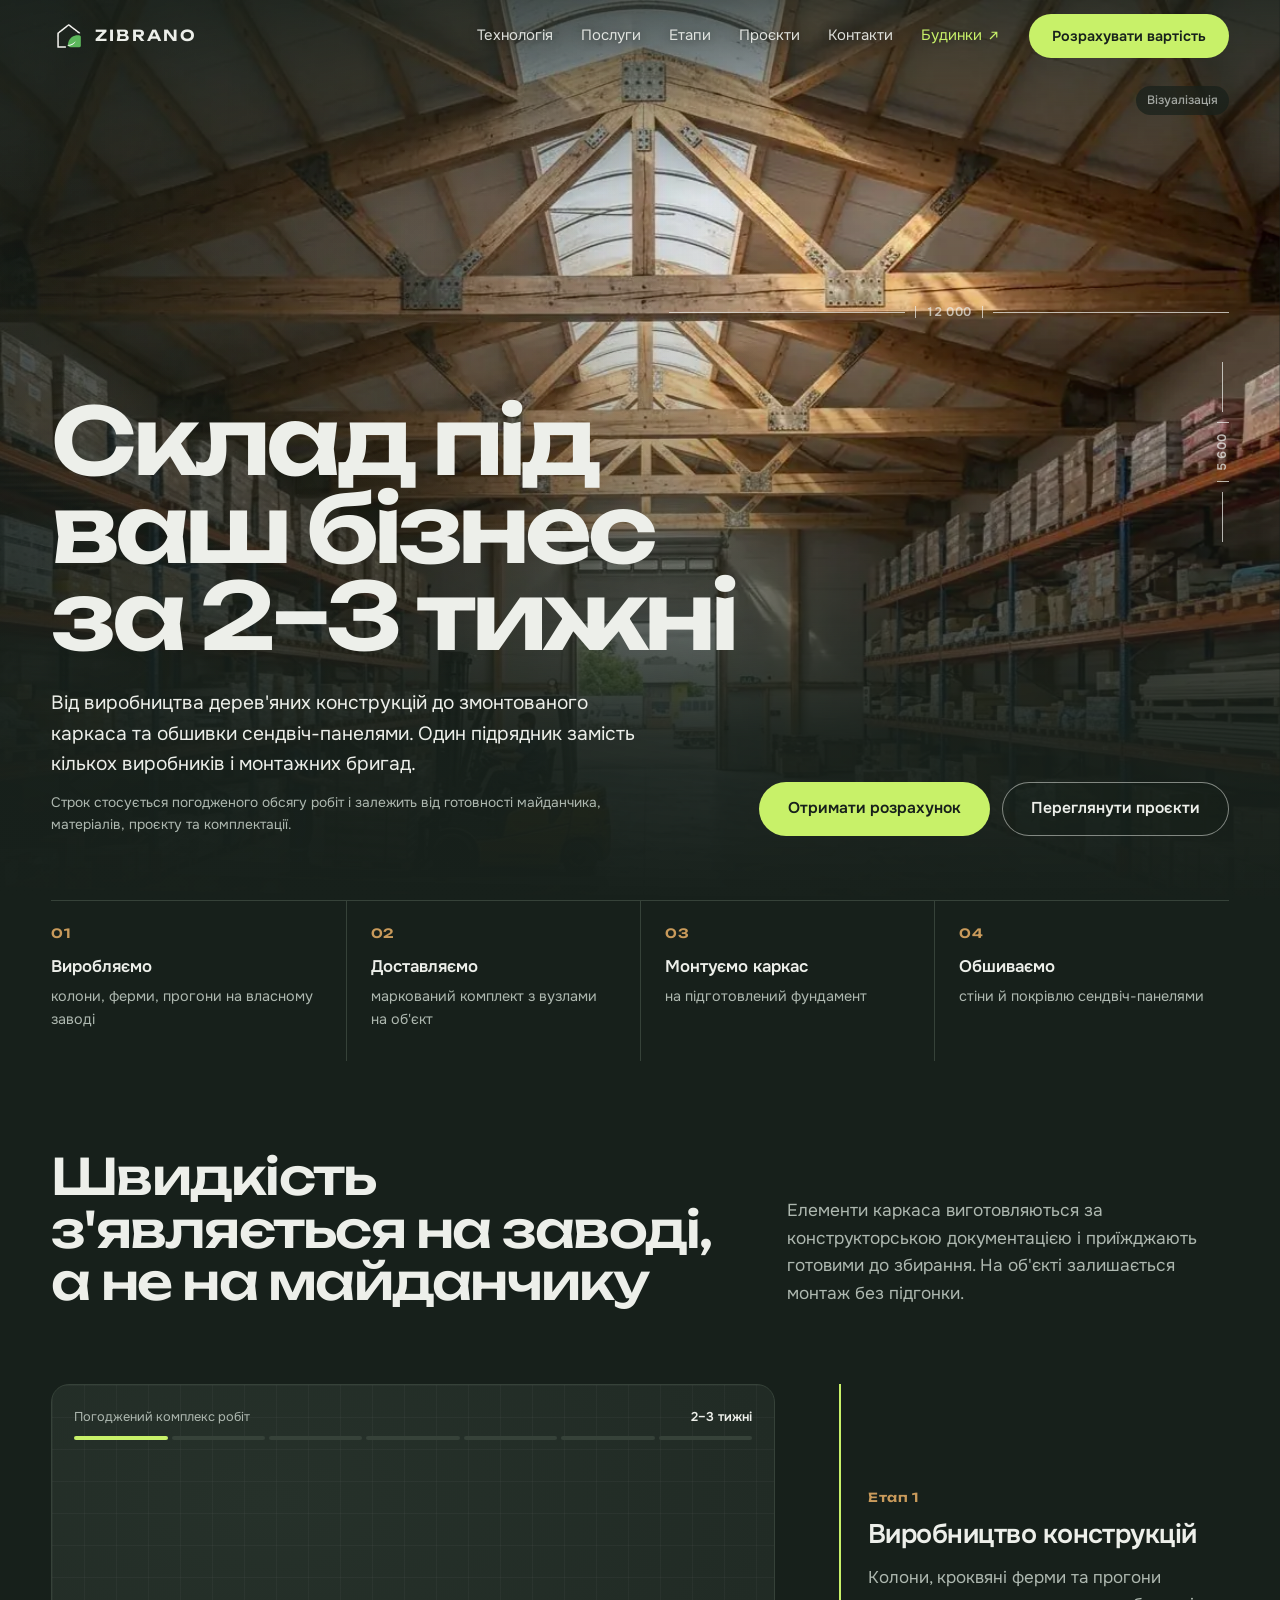
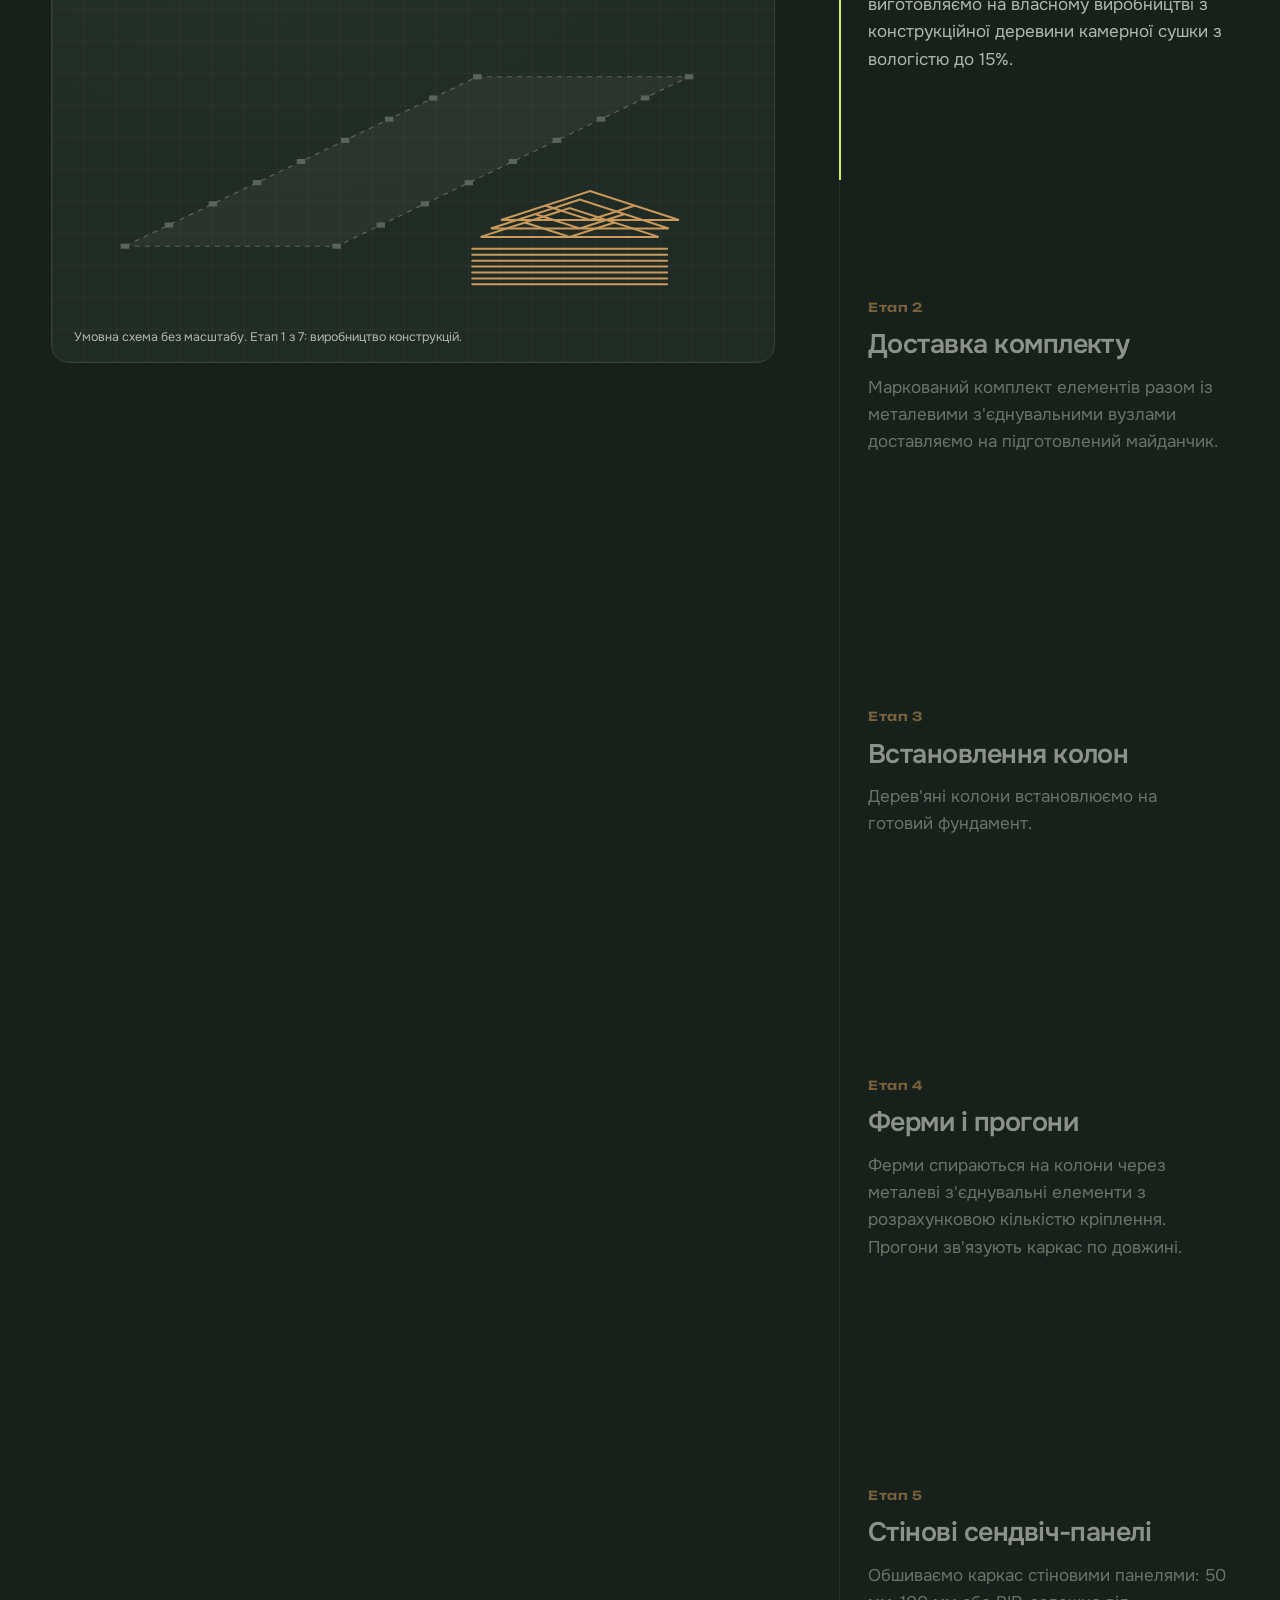
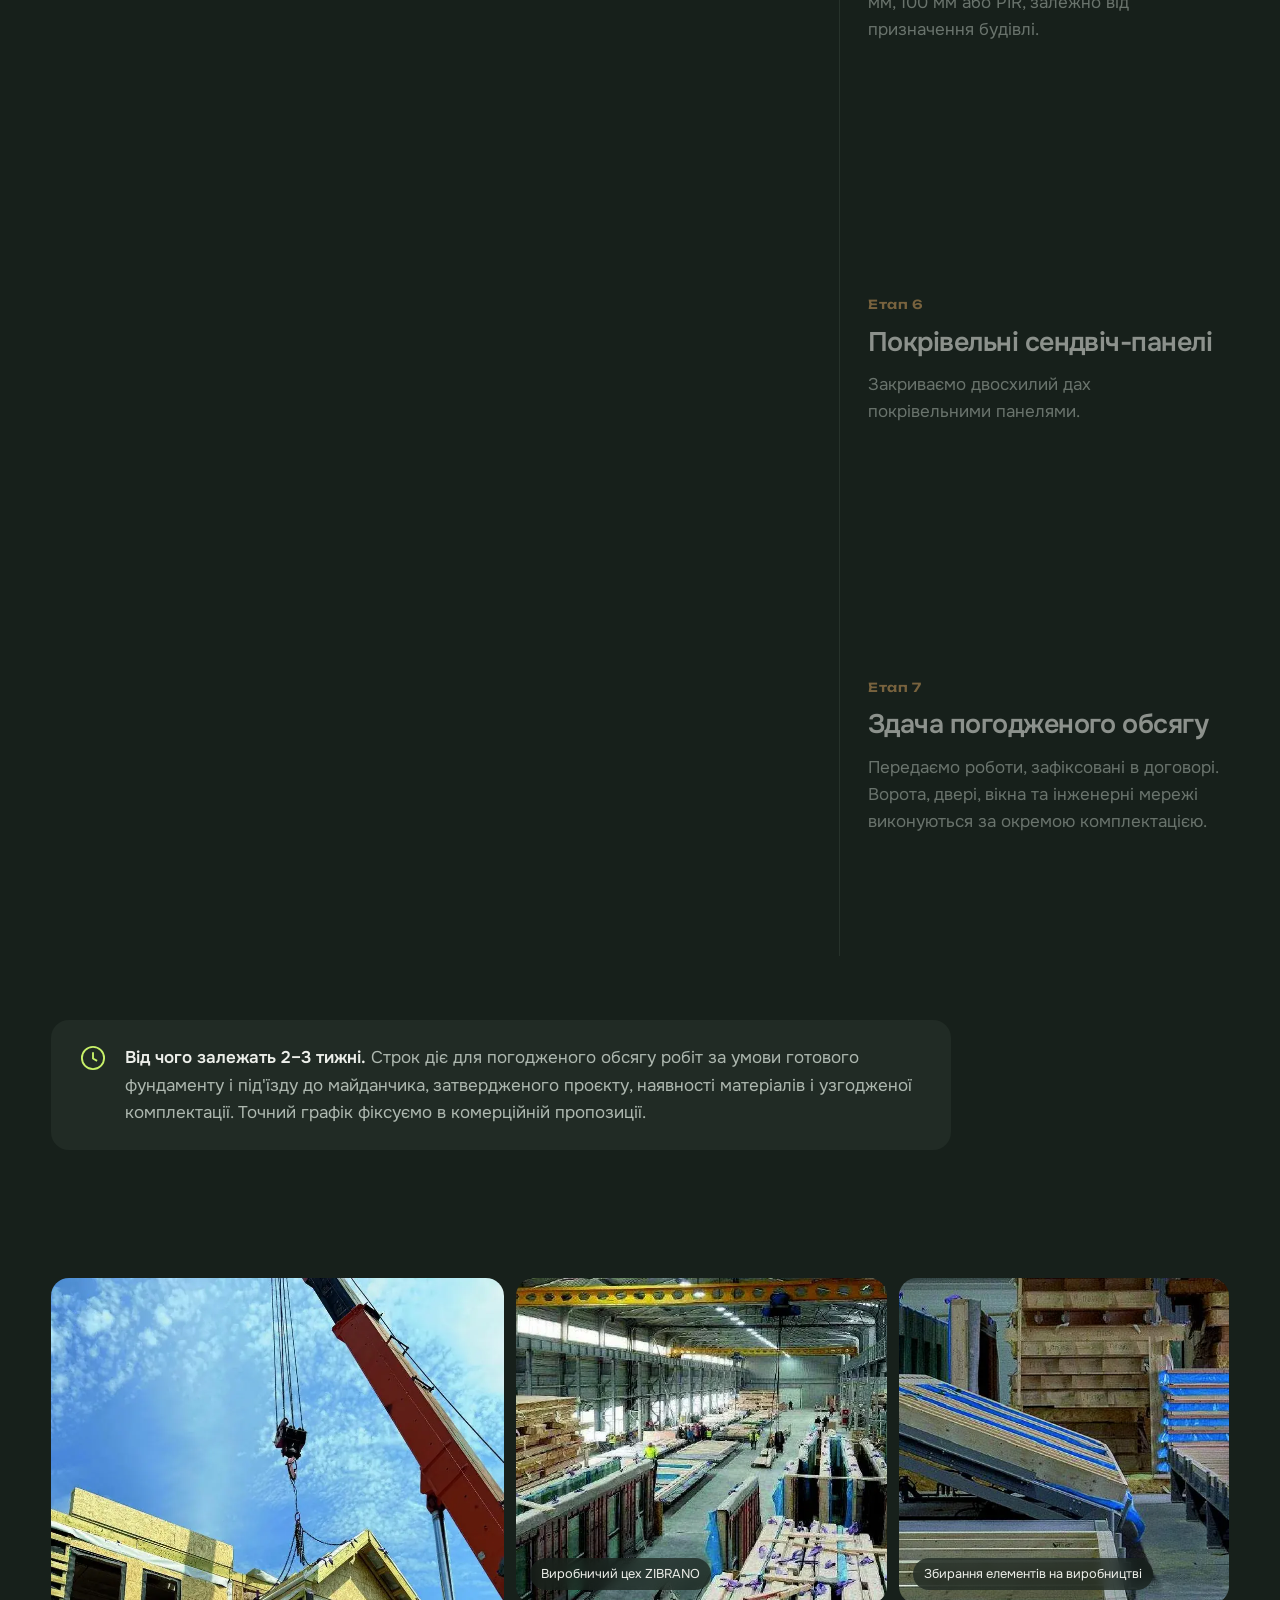
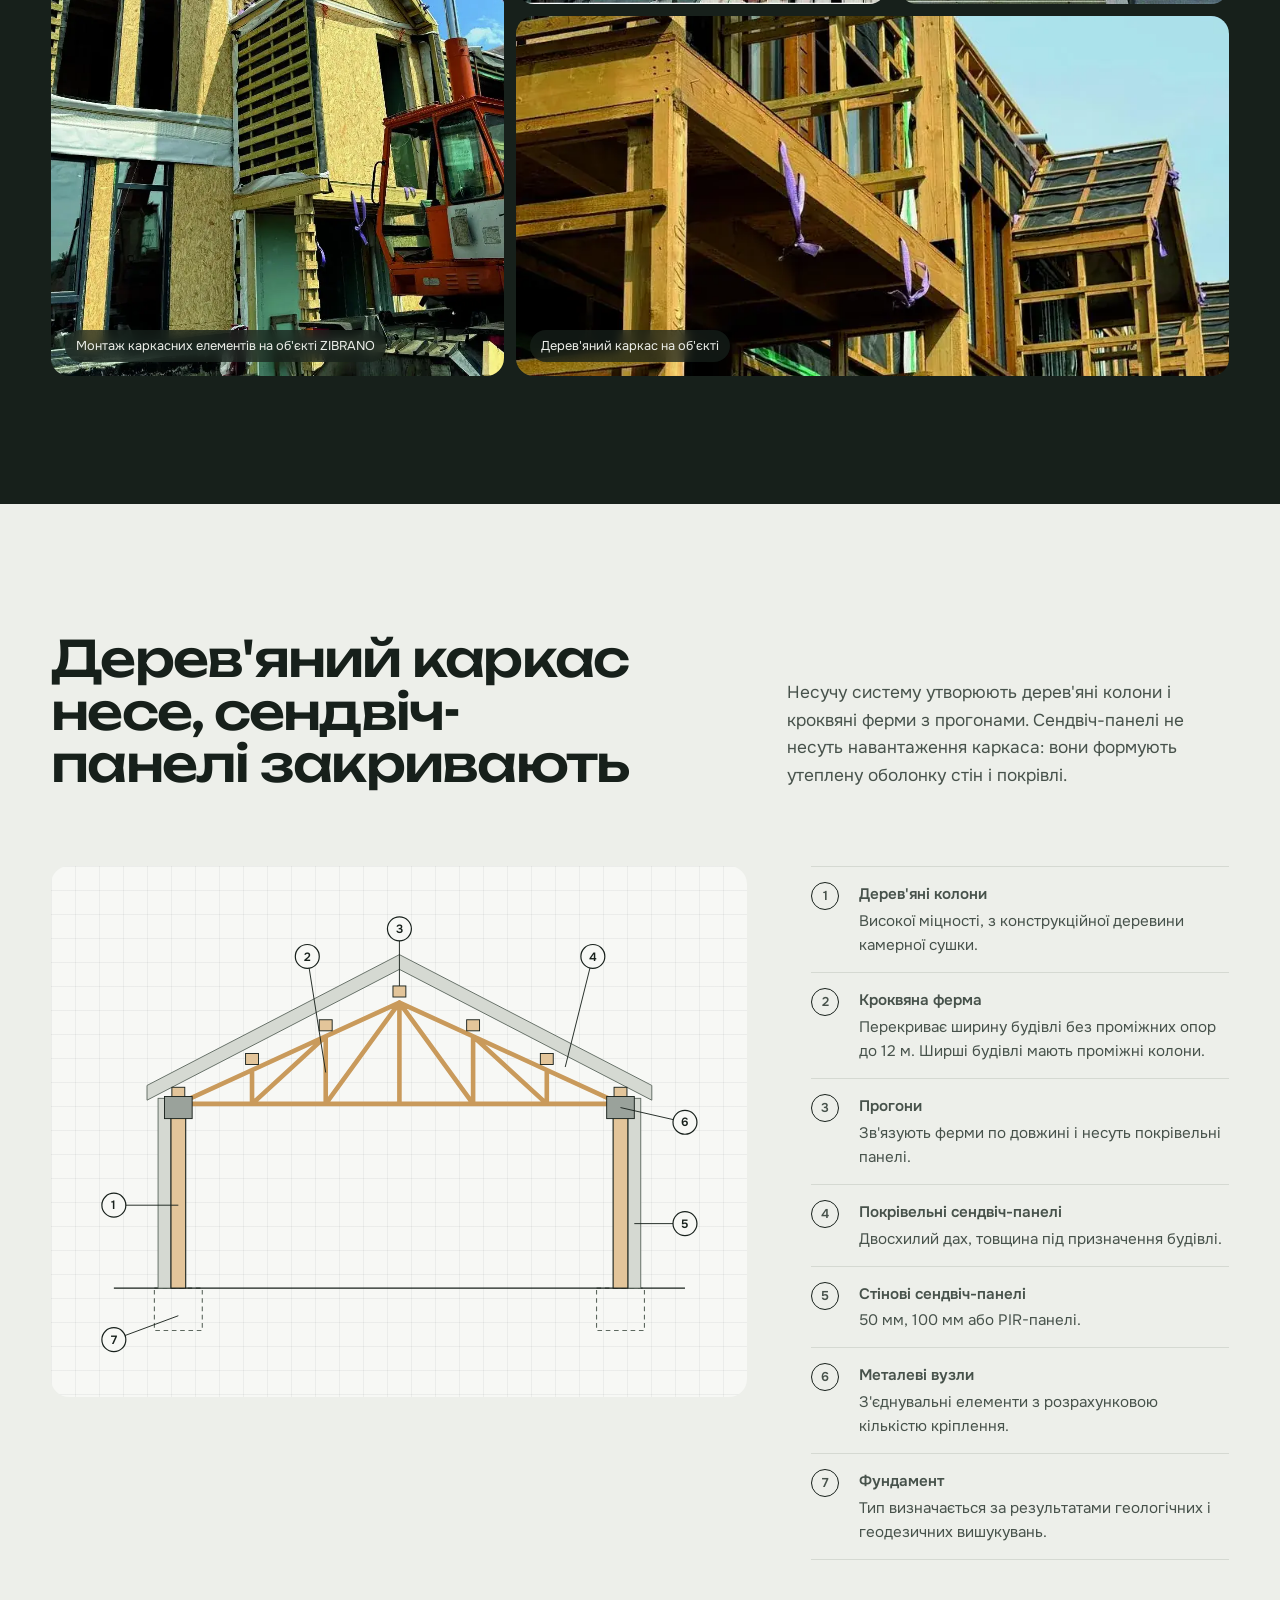
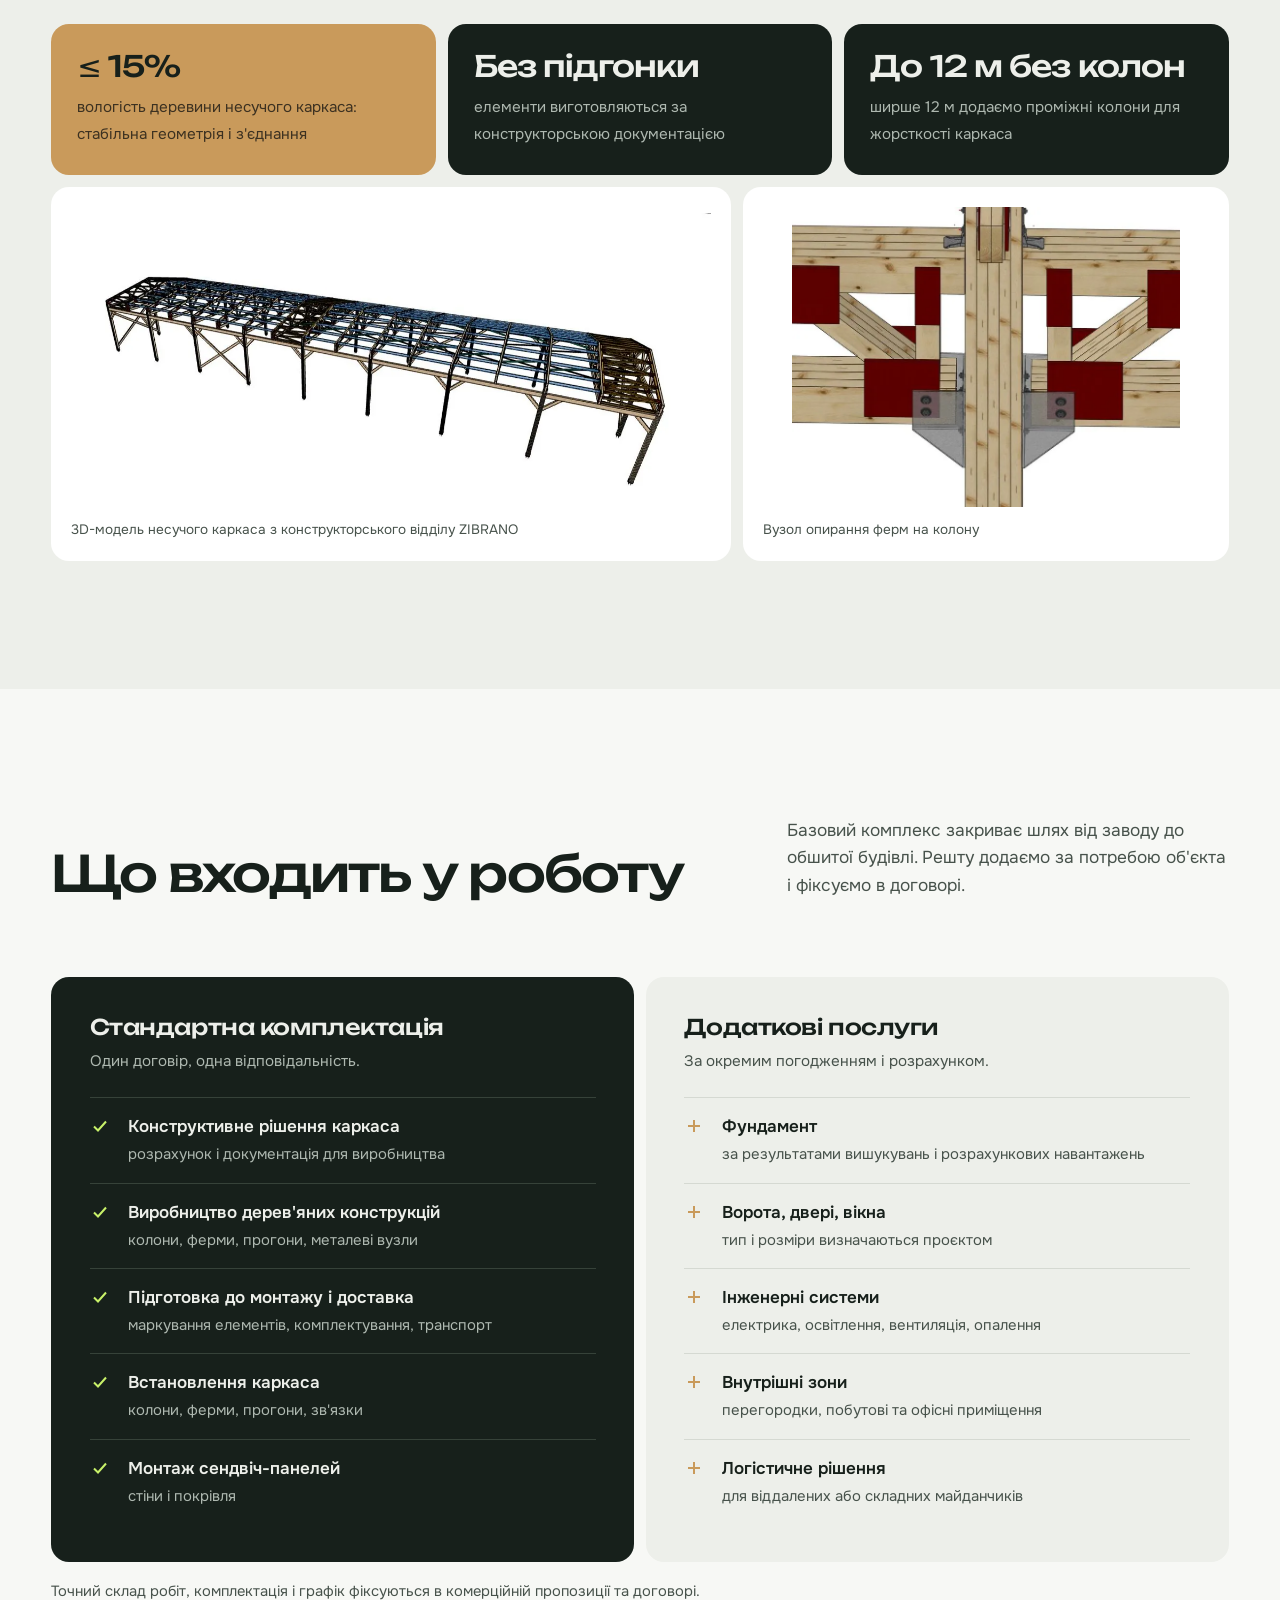
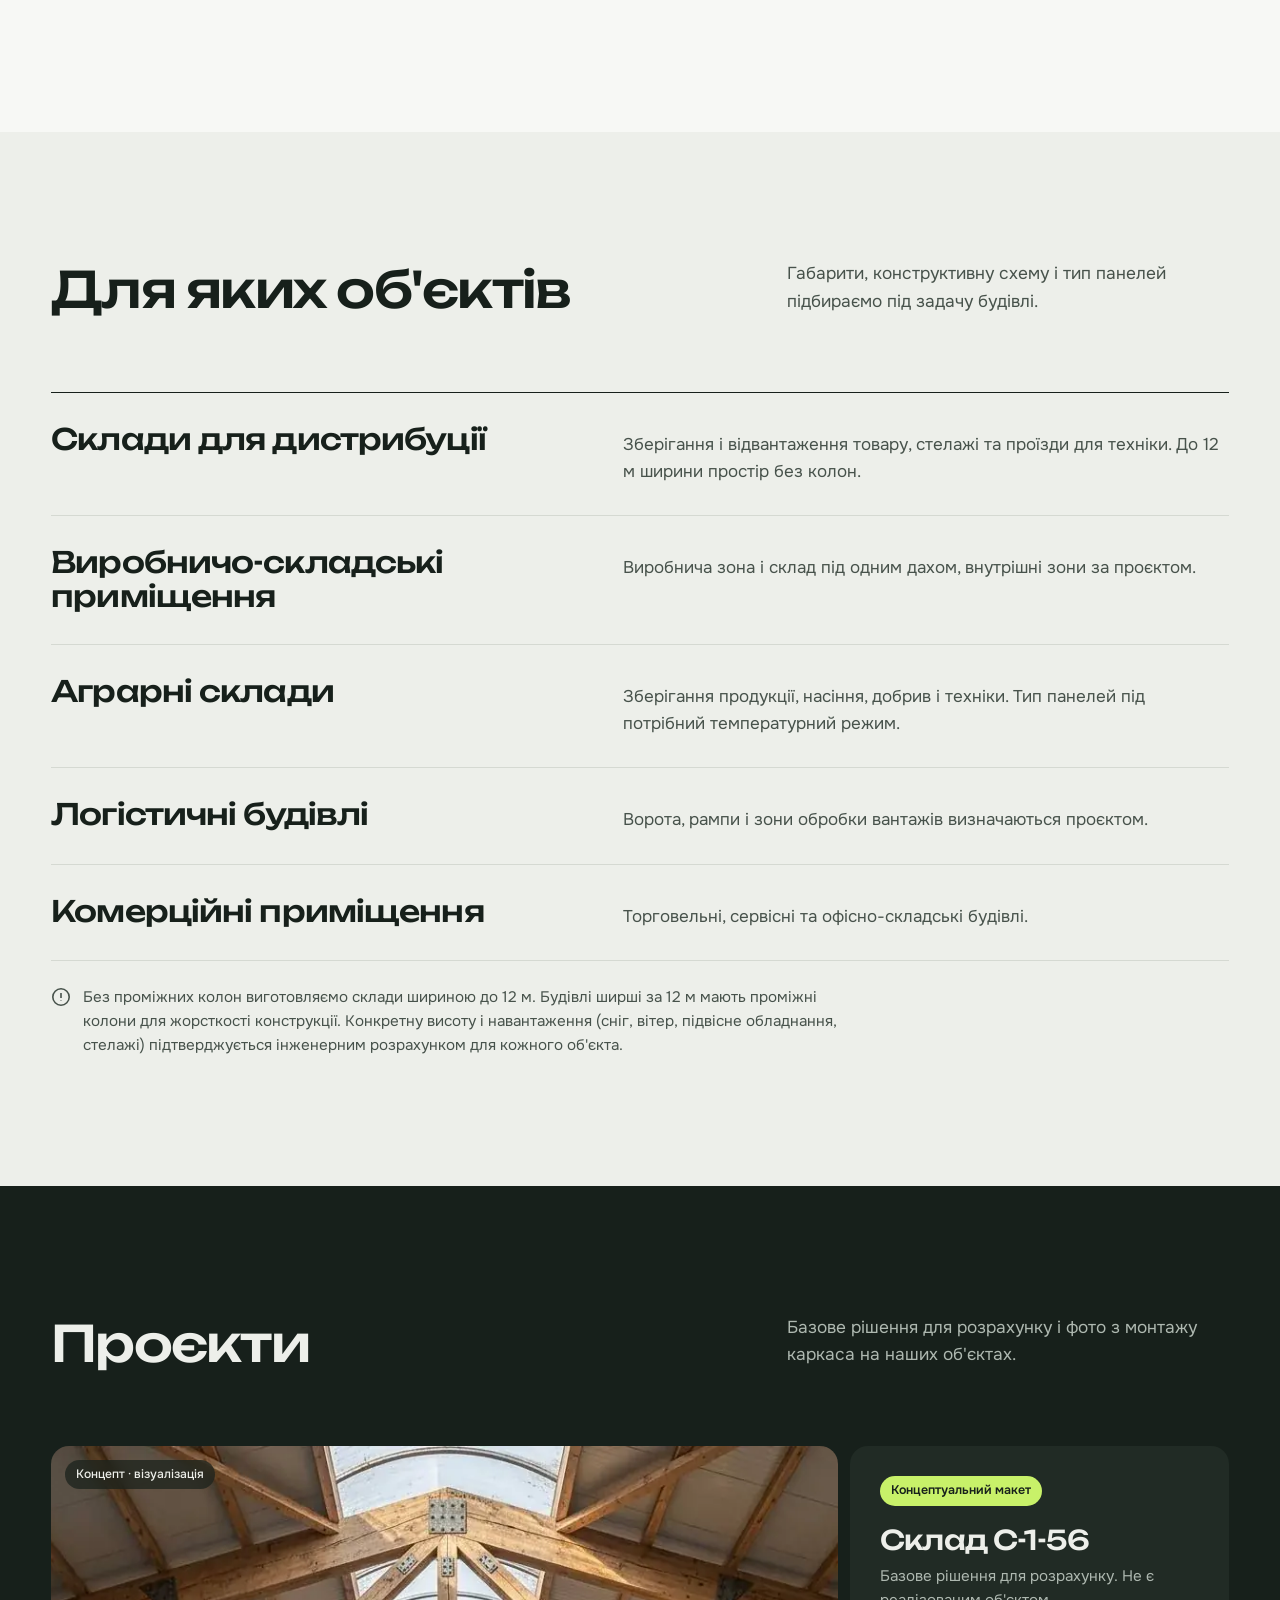
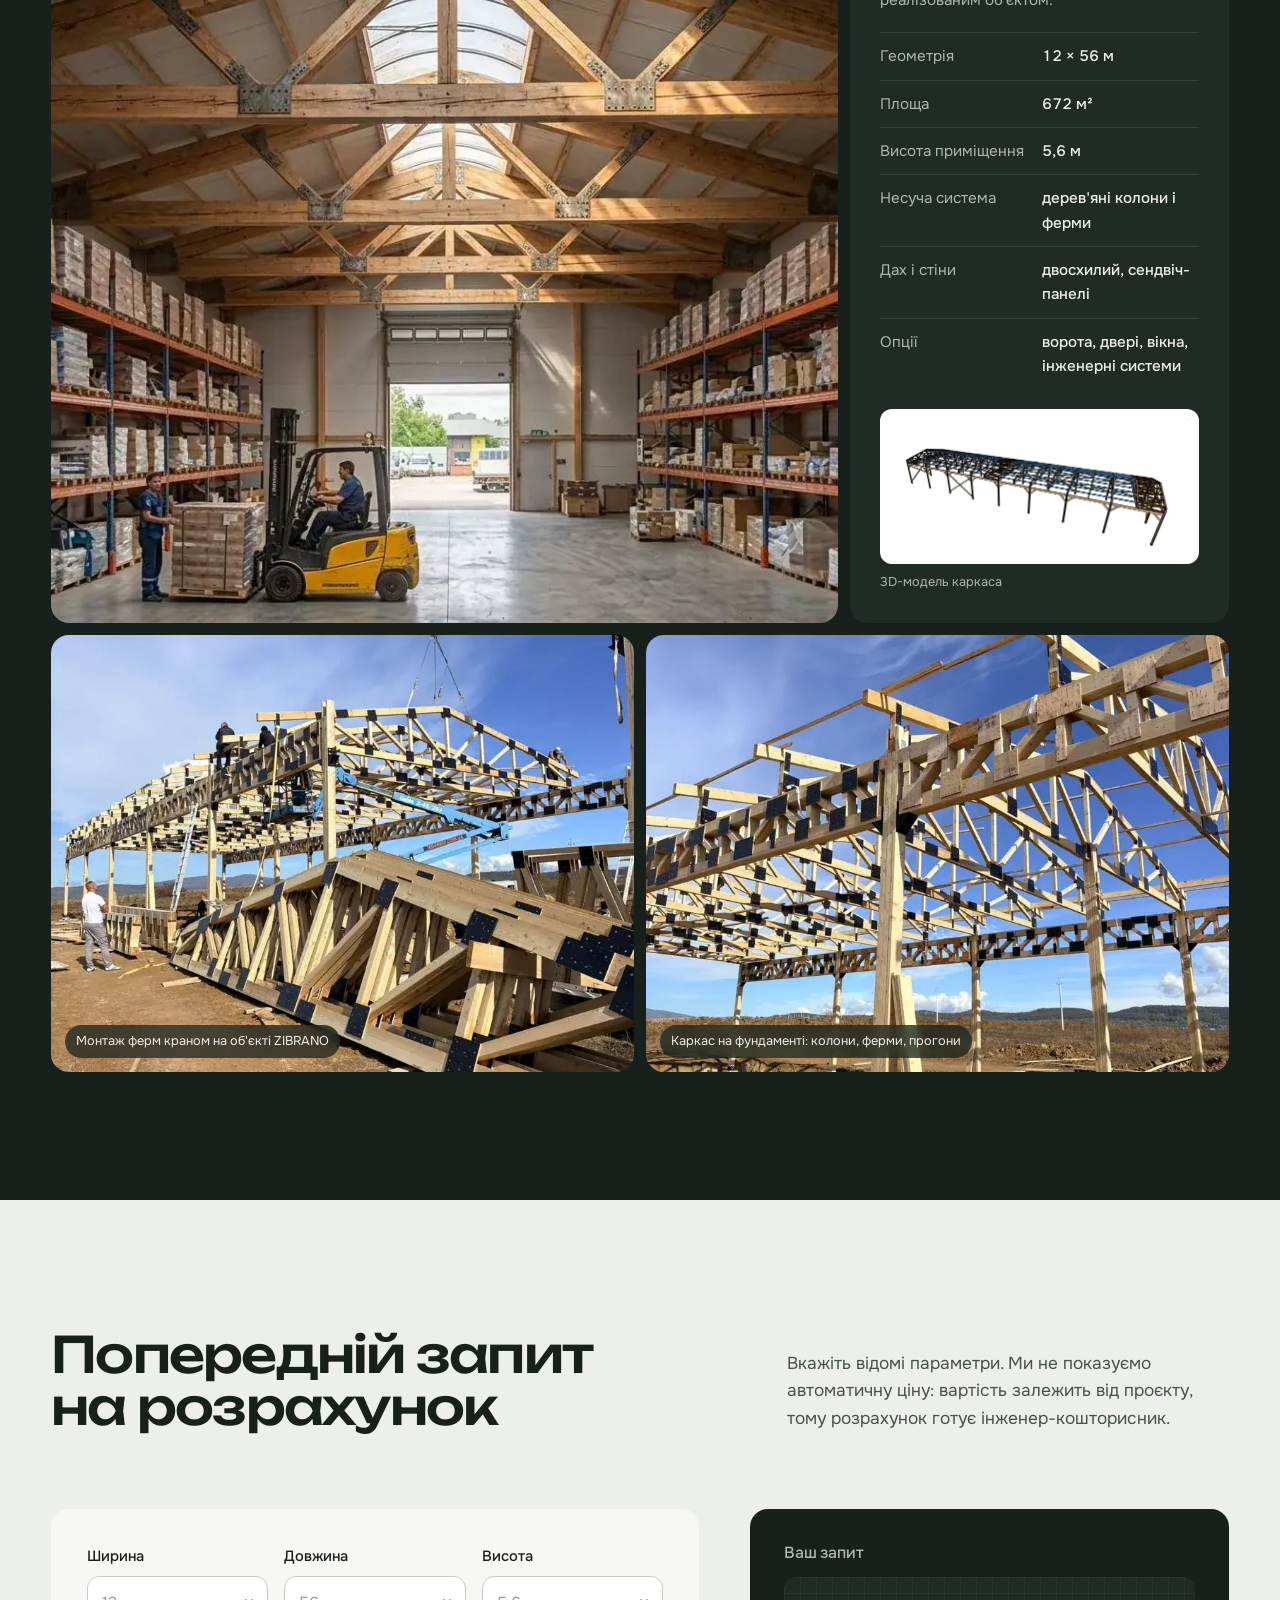
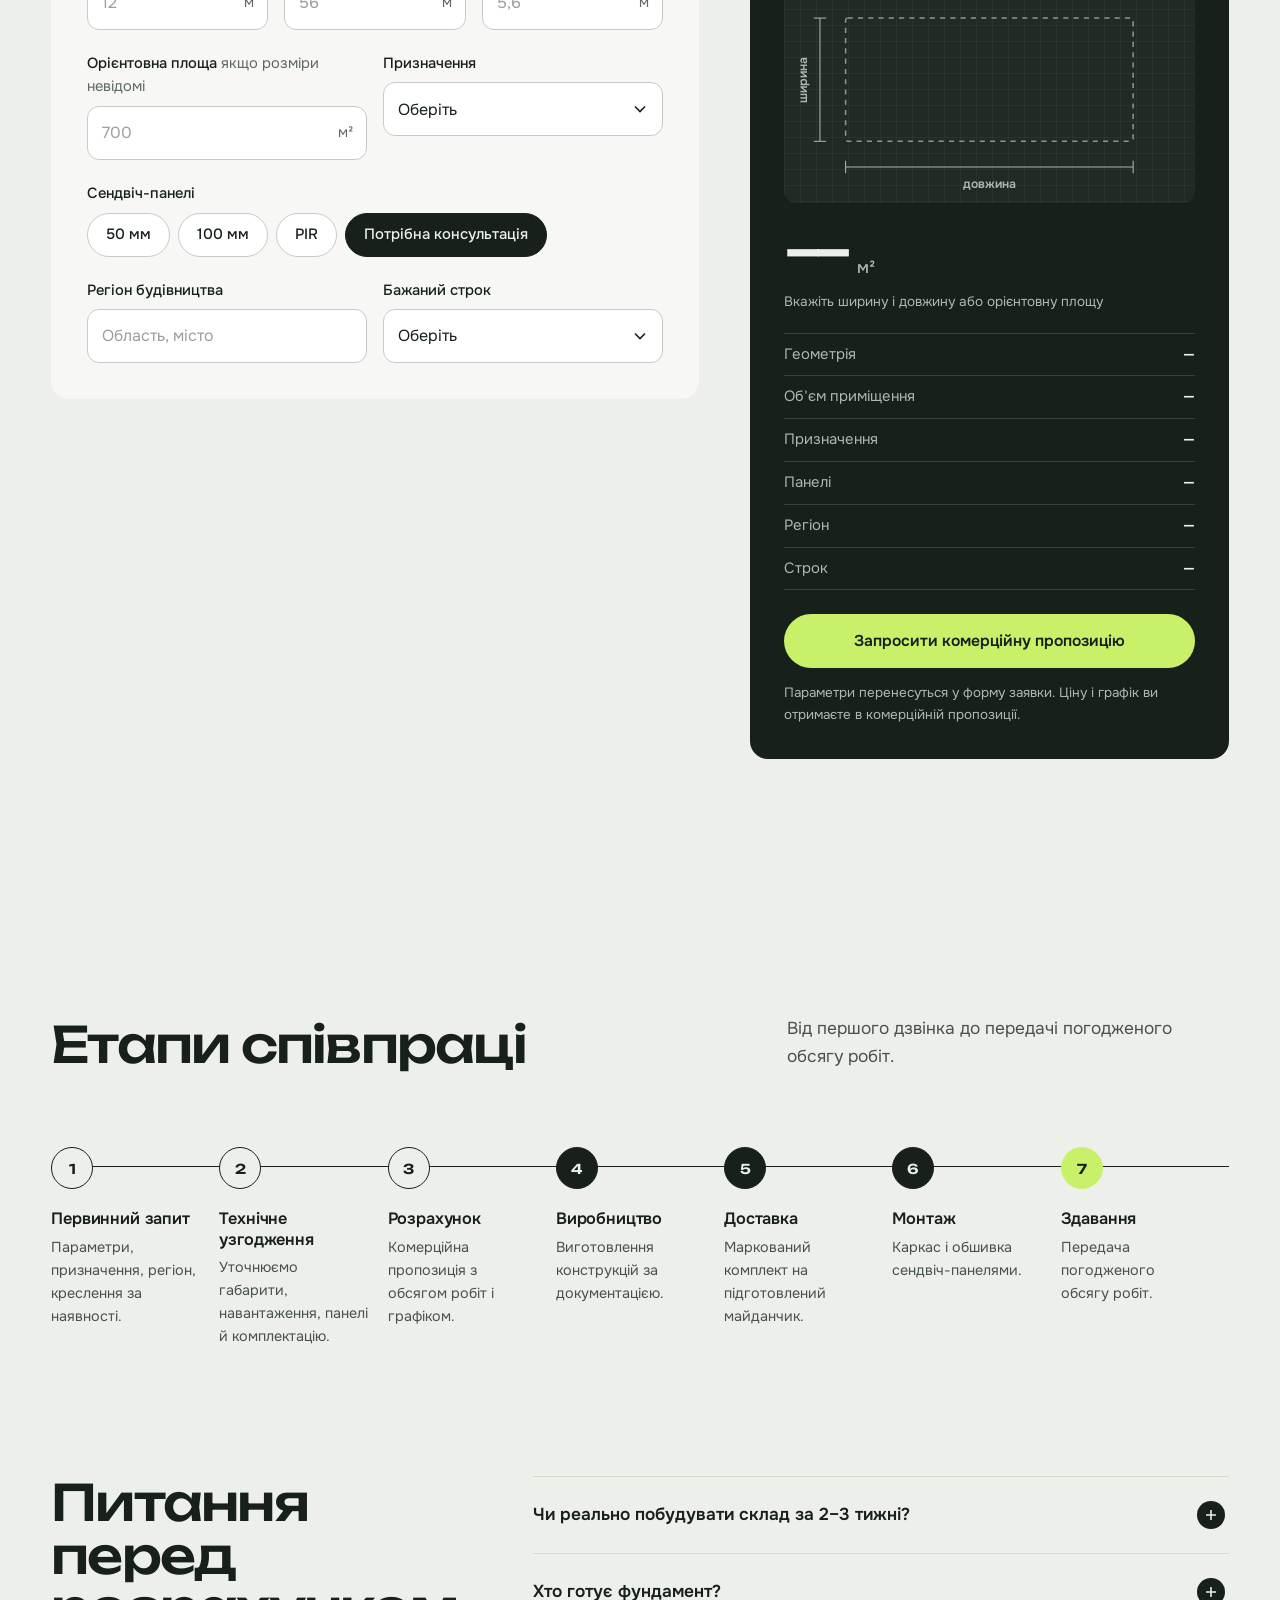
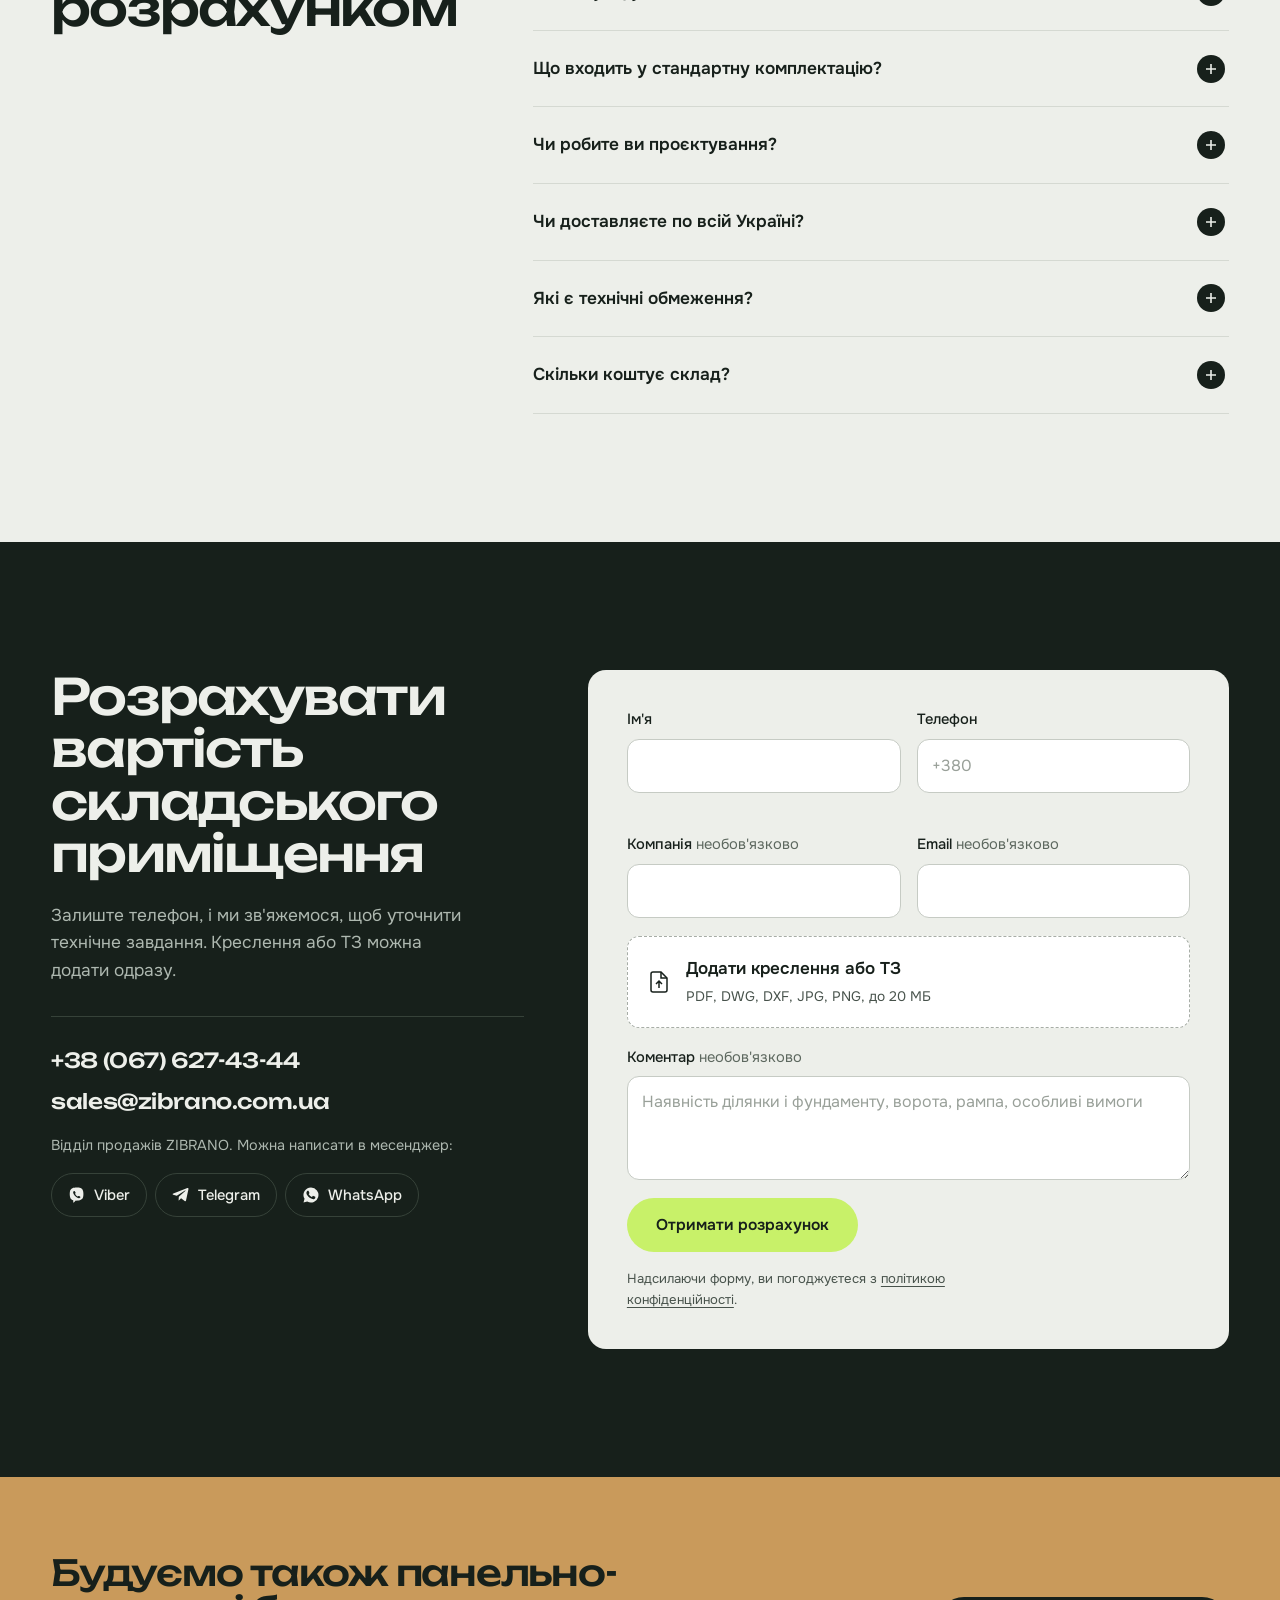
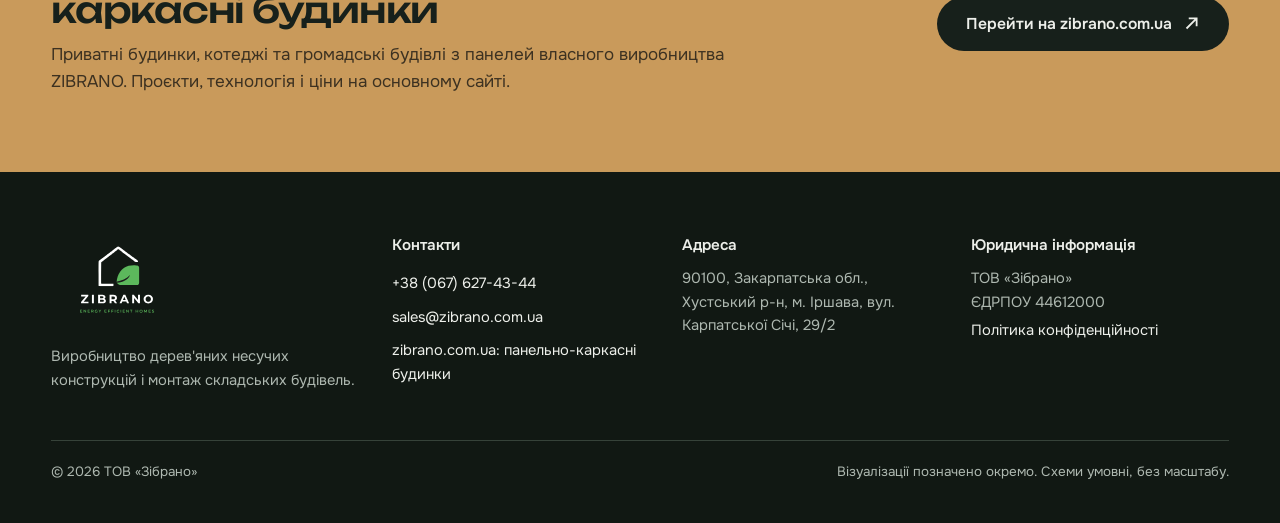
<file: index.html>
<!doctype html>
<html lang="uk" class="no-js">
<head>
<meta charset="utf-8">
<meta name="viewport" content="width=device-width, initial-scale=1, viewport-fit=cover">
<title>Склад під ваш бізнес за 2–3 тижні · ZIBRANO</title>
<meta name="description" content="Виготовляємо дерев'яні несучі конструкції, доставляємо, монтуємо каркас складу та обшиваємо його сендвіч-панелями. Цільовий строк погодженого комплексу робіт 2–3 тижні.">
<meta name="theme-color" content="#17201B">
<link rel="canonical" href="https://zibrano.info/">
<meta property="og:type" content="website">
<meta property="og:locale" content="uk_UA">
<meta property="og:site_name" content="ZIBRANO">
<meta property="og:url" content="https://zibrano.info/">
<meta property="og:title" content="Склад під ваш бізнес за 2–3 тижні · ZIBRANO">
<meta property="og:description" content="Дерев'яний каркас власного виробництва, доставка, монтаж і обшивка сендвіч-панелями. Один підрядник по всій Україні.">
<meta property="og:image" content="https://zibrano.info/assets/img/og.jpg">
<meta property="og:image:width" content="1200"><meta property="og:image:height" content="630">
<meta name="twitter:card" content="summary_large_image">
<link rel="preload" as="image" href="assets/img/hero.webp" imagesrcset="assets/img/hero-720.webp 720w, assets/img/hero.webp 1400w" imagesizes="100vw" fetchpriority="high">
<link rel="preload" as="font" type="font/woff2" href="assets/fonts/f1-3a5ed4d1.woff2" crossorigin>
<link rel="preload" as="font" type="font/woff2" href="assets/fonts/f3-fe2bd26a.woff2" crossorigin>
<link rel="apple-touch-icon" href="assets/img/favicon.png">
<script>document.documentElement.className = document.documentElement.className.replace("no-js","js");</script>
<link rel="icon" type="image/png" href="assets/img/favicon.png">
<script src="assets/zb.js"></script>
<script type="application/ld+json">
{
  "@context": "https://schema.org",
  "@type": "Organization",
  "name": "ТОВ «Зібрано»",
  "taxID": "44612000",
  "brand": "ZIBRANO",
  "url": "https://zibrano.com.ua",
  "email": "sales@zibrano.com.ua",
  "telephone": "+380676274344",
  "address": {"@type": "PostalAddress", "streetAddress": "вул. Карпатської Січі, 29/2", "addressLocality": "Іршава", "addressRegion": "Закарпатська обл.", "postalCode": "90100", "addressCountry": "UA"}
}
</script>
<style>
@font-face{font-family:'Unbounded';font-style:normal;font-display:swap;font-weight:400 700;src:url(assets/fonts/f0-8616dc35.woff2) format('woff2');unicode-range:U+0000-00FF,U+0131,U+0152-0153,U+02BB-02BC,U+02C6,U+02DA,U+02DC,U+0304,U+0308,U+0329,U+2000-206F,U+20AC,U+2122,U+2191,U+2193,U+2212,U+2215,U+FEFF,U+FFFD}
@font-face{font-family:'Unbounded';font-style:normal;font-display:swap;font-weight:400 700;src:url(assets/fonts/f1-3a5ed4d1.woff2) format('woff2');unicode-range:U+0301,U+0400-045F,U+0490-0491,U+04B0-04B1,U+2116}
@font-face{font-family:'Onest';font-style:normal;font-display:swap;font-weight:400 700;src:url(assets/fonts/f2-3db826ed.woff2) format('woff2');unicode-range:U+0000-00FF,U+0131,U+0152-0153,U+02BB-02BC,U+02C6,U+02DA,U+02DC,U+0304,U+0308,U+0329,U+2000-206F,U+20AC,U+2122,U+2191,U+2193,U+2212,U+2215,U+FEFF,U+FFFD}
@font-face{font-family:'Onest';font-style:normal;font-display:swap;font-weight:400 700;src:url(assets/fonts/f3-fe2bd26a.woff2) format('woff2');unicode-range:U+0301,U+0400-045F,U+0490-0491,U+04B0-04B1,U+2116}
:root{
  --ink:#17201B;--ink-2:#212B25;--ink-3:#2C3730;--line-dark:#364239;
  --bg:#EDEFEA;--paper:#F7F8F5;--gray:#D5D9D2;--steel:#8C968F;
  --lime:#C8F169;--lime-deep:#B2DB52;--wood:#C99A5B;--wood-2:#E3C59A;
  --t2:#47524B;--t3:#5D685F;--d2:#AEB8B0;--err:#A8321F;
  --graphite:var(--ink);--graphite-2:var(--ink-2);--graphite-3:var(--ink-3);--white:var(--bg);
  --display:'Unbounded','Onest',system-ui,sans-serif;
  --font:'Onest',system-ui,-apple-system,'Segoe UI',sans-serif;
  --ease-out:cubic-bezier(.23,1,.32,1);--ease-io:cubic-bezier(.77,0,.175,1);
  --pad:clamp(16px,4vw,56px);--max:1360px;--head:72px;--r:18px;
}
*{box-sizing:border-box}
html{scroll-behavior:smooth;scroll-padding-top:calc(var(--head) + 12px);-webkit-text-size-adjust:100%}
@media (prefers-reduced-motion:reduce){html{scroll-behavior:auto}}
body{margin:0;background:var(--bg);color:var(--ink);font-family:var(--font);font-size:17px;line-height:1.6;font-weight:400;-webkit-font-smoothing:antialiased;-webkit-tap-highlight-color:transparent}
img{display:block;max-width:100%;height:auto}
a{color:inherit;text-underline-offset:.22em;text-decoration-thickness:1px}
button{font:inherit;color:inherit}
::selection{background:var(--lime);color:var(--ink)}
:focus-visible{outline:2px solid var(--ink);outline-offset:3px}
.on-dark :focus-visible,.top :focus-visible,footer :focus-visible,.hero :focus-visible{outline-color:var(--lime)}
.wrap{max-width:var(--max);margin:0 auto;padding:0 var(--pad)}
h1,h2,h3{margin:0;font-weight:600;line-height:1.08;text-wrap:balance}
h1,h2{font-family:var(--display);letter-spacing:-.035em}
h2{font-size:clamp(1.9rem,3.9vw,3.3rem);font-weight:500;line-height:1.05}
h3{font-size:1.18rem;letter-spacing:-.01em;line-height:1.25}
p{margin:0;text-wrap:pretty}
.num{font-variant-numeric:tabular-nums lining-nums}
.sr{position:absolute;width:1px;height:1px;overflow:hidden;clip:rect(0 0 0 0);white-space:nowrap}
section{padding:clamp(80px,10vw,144px) 0}
.on-dark{background:var(--ink);color:var(--bg)}
.sec-head{display:grid;grid-template-columns:minmax(0,1.2fr) minmax(0,.8fr);gap:24px 72px;align-items:end;margin-bottom:clamp(44px,6vw,80px)}
.sec-head p{color:var(--t2);font-size:1.08rem;max-width:34em}
.on-dark .sec-head p{color:var(--d2)}
.var{font-style:normal;font-weight:500;background:repeating-linear-gradient(-45deg,rgba(23,32,27,.06) 0 6px,transparent 6px 12px);border:1px dashed var(--t3);padding:0 .35em;border-radius:4px;white-space:nowrap}
.on-dark .var{border-color:var(--d2);background:repeating-linear-gradient(-45deg,rgba(237,239,234,.07) 0 6px,transparent 6px 12px)}

/* розмірна лінія — фірмовий прийом */
.dim{display:flex;align-items:center;gap:10px;font:500 .78rem/1 var(--font);font-variant-numeric:tabular-nums;color:var(--steel)}
.dim::before,.dim::after{content:"";flex:1;height:1px;background:currentColor}
.dim b{font-weight:600;color:inherit;letter-spacing:.04em}
.dim i{width:1px;height:12px;background:currentColor;flex:none}

/* кнопки */
.btn{display:inline-flex;align-items:center;justify-content:center;gap:10px;min-height:54px;padding:0 28px;border-radius:999px;border:1.5px solid transparent;font:600 .98rem/1 var(--font);text-decoration:none;cursor:pointer;transition:background-color .2s ease,color .2s ease,border-color .2s ease,transform .16s var(--ease-out);user-select:none;-webkit-user-select:none}
.btn:active{transform:scale(.97)}
.btn-lime{background:var(--lime);color:var(--ink)}
.btn-lime:hover{background:var(--lime-deep)}
.btn-ghost{border-color:rgba(237,239,234,.5);background:rgba(23,32,27,.25);backdrop-filter:blur(6px)}
.btn-ghost:hover{background:var(--bg);color:var(--ink);border-color:var(--bg)}
.btn-dark{background:var(--ink);color:var(--bg)}
.btn-dark:hover{background:var(--ink-3)}
.btn:disabled{opacity:.5;cursor:default;transform:none}
.btn svg{width:18px;height:18px;flex:none}
@media (hover:none){.btn-lime:hover{background:var(--lime)}.btn-ghost:hover{background:rgba(23,32,27,.25);color:inherit;border-color:rgba(237,239,234,.5)}}

/* шапка */
.top{position:fixed;inset:0 0 auto 0;z-index:30;color:var(--bg);transition:background-color .3s ease,border-color .3s ease;border-bottom:1px solid transparent}
.top.solid,.top.open{background:rgba(23,32,27,.92);backdrop-filter:blur(14px);border-bottom-color:var(--line-dark)}
.top .wrap{display:flex;align-items:center;gap:30px;height:var(--head)}
.brand{display:flex;align-items:center;gap:10px;text-decoration:none;margin-right:auto}
.brand img{width:34px;height:auto}
.brand span{font:600 .95rem/1 var(--display);letter-spacing:.14em}
.nav{display:flex;gap:28px}
.nav a{text-decoration:none;font-size:.93rem;color:var(--d2);transition:color .2s ease}
.nav a:hover,.nav a[aria-current=true]{color:var(--bg)}
.top:not(.solid):not(.open) .nav a{color:rgba(237,239,234,.92);text-shadow:0 1px 10px rgba(23,32,27,.6)}
.top .btn{min-height:44px;padding:0 22px;font-size:.9rem}
.burger{display:none;background:none;border:0;padding:10px;margin:-10px;cursor:pointer}
.burger span{display:block;width:22px;height:2px;background:var(--bg);margin:5px 0;transition:transform .25s var(--ease-out),opacity .2s}
.top.open .burger span:nth-child(1){transform:translateY(7px) rotate(45deg)}
.top.open .burger span:nth-child(2){opacity:0}
.top.open .burger span:nth-child(3){transform:translateY(-7px) rotate(-45deg)}

/* перший екран */
.hero{position:relative;padding:0;background:var(--ink);color:var(--bg);overflow:hidden;min-height:min(100svh,980px);display:flex;flex-direction:column;justify-content:flex-end}
.hero-img{position:absolute;inset:0}
.hero-img img{width:100%;height:100%;object-fit:cover;object-position:50% 28%}
.hero-img::after{content:"";position:absolute;inset:0;background:linear-gradient(180deg,rgba(23,32,27,.7) 0%,rgba(23,32,27,0) 22%,rgba(23,32,27,.15) 45%,rgba(23,32,27,.92) 82%,var(--ink) 100%),linear-gradient(90deg,rgba(23,32,27,.7) 0%,rgba(23,32,27,0) 60%)}
.tag{position:absolute;font-size:.76rem;font-weight:500;padding:5px 11px;border-radius:999px;background:rgba(23,32,27,.7);color:var(--bg);backdrop-filter:blur(6px)}
.hero .tag{top:calc(var(--head) + 14px);right:var(--pad)}
.hero-dims{position:absolute;left:0;right:0;top:calc(var(--head) + 26%);pointer-events:none}
.hero-dims .dim{color:rgba(237,239,234,.72);max-width:560px;margin-left:auto}
.hero-dims .dim.v{position:absolute;right:var(--pad);top:56px;flex-direction:column;height:180px;width:auto;margin:0}
.hero-dims .dim.v::before,.hero-dims .dim.v::after{width:1px;height:auto}
.hero-dims .dim.v b{writing-mode:vertical-rl;transform:rotate(180deg)}
.hero-dims .dim.v i{width:12px;height:1px}
.hero-slab{position:relative;padding:calc(var(--head) + 120px) 0 clamp(36px,5vw,64px)}
.hero h1{font-size:clamp(2.6rem,7.2vw,6.6rem);font-weight:600;letter-spacing:-.05em;line-height:.95;margin-bottom:28px;max-width:11ch}
.hero-row{display:grid;grid-template-columns:minmax(0,1fr) auto;gap:32px 64px;align-items:end}
.hero .sub{font-size:clamp(1.05rem,1.5vw,1.28rem);max-width:31em;margin-bottom:12px}
.hero .cond{font-size:.86rem;color:var(--d2);max-width:42em}
.hero-actions{display:flex;flex-wrap:wrap;gap:12px}

/* смуга «один підрядник» */
.chain{background:var(--ink);color:var(--bg)}
.chain ol{list-style:none;margin:0;padding:0;display:grid;grid-template-columns:repeat(4,1fr);border-top:1px solid var(--line-dark)}
.chain li{padding:26px 24px 30px;border-left:1px solid var(--line-dark);display:block;position:relative}
.chain li:first-child{border-left:0;padding-left:0}
.chain b{font-weight:600;display:block;font-size:1.05rem;margin-bottom:4px}
.chain span{color:var(--d2);font-size:.9rem;display:block}
.chain i{display:block;font-style:normal;color:var(--wood);font:600 .8rem/1 var(--display);margin-bottom:14px;letter-spacing:.04em}

/* швидкість */
.speed{padding-top:clamp(56px,7vw,96px)}
.asm-grid{display:grid;grid-template-columns:minmax(0,1.3fr) minmax(0,.7fr);gap:clamp(24px,5vw,80px)}
.asm-stick{position:sticky;top:calc(var(--head) + 24px);align-self:start}
.asm-frame{background:radial-gradient(120% 90% at 30% 20%,#26312A 0%,var(--ink-2) 60%);border:1px solid var(--line-dark);border-radius:var(--r);padding:22px 22px 14px;background-image:linear-gradient(rgba(237,239,234,.035) 1px,transparent 1px),linear-gradient(90deg,rgba(237,239,234,.035) 1px,transparent 1px),radial-gradient(120% 90% at 30% 20%,#26312A 0%,var(--ink-2) 60%);background-size:32px 32px,32px 32px,auto}
.track{display:grid;grid-template-columns:repeat(7,1fr);gap:4px;margin-bottom:8px}
.track i{display:block;height:4px;border-radius:2px;background:var(--line-dark);transition:background-color .4s var(--ease-out)}
.track i.on{background:var(--lime)}
.track-label{display:flex;justify-content:space-between;font-size:.8rem;color:var(--d2);margin-bottom:8px}
.track-label b{color:var(--bg);font-weight:600}
.asm{width:100%;height:auto;display:block}
.asm-cap{font-size:.78rem;color:var(--d2);margin-top:6px}
.asm line,.asm path,.asm polygon,.asm rect{vector-effect:non-scaling-stroke}
.g-site polygon{fill:rgba(237,239,234,.04);stroke:#59645C;stroke-width:1.2;stroke-dasharray:5 5}
.g-site rect{fill:#59645C}
.g-kit .k{fill:none;stroke:var(--wood);stroke-width:2;stroke-linecap:round}
.g-kit{transition:opacity .5s var(--ease-out),transform .9s var(--ease-io);opacity:0}
.asm.s1 .g-kit{opacity:1}
.asm.s2 .g-kit{opacity:1;transform:translate(-150px,-60px)}
.asm.s2 .g-site polygon{stroke:var(--lime)}
.c{stroke:var(--wood-2);stroke-width:3;stroke-linecap:round;transform-box:fill-box;transform-origin:50% 100%;transform:scaleY(0);transition:transform .6s var(--ease-out) calc(var(--i)*45ms),stroke .4s ease}
.asm.u3 .c{transform:scaleY(1)}
.asm.s3 .c{stroke:var(--lime)}
.t{fill:none;stroke:var(--wood-2);stroke-width:1.6;stroke-linejoin:round;stroke-dasharray:1;stroke-dashoffset:1;transition:stroke-dashoffset 1s var(--ease-out) calc(var(--i)*70ms),stroke .4s ease}
.p{stroke:var(--wood-2);stroke-width:1.3;stroke-dasharray:1;stroke-dashoffset:1;transition:stroke-dashoffset 1s var(--ease-out) .5s,stroke .4s ease}
.asm.u4 .t,.asm.u4 .p{stroke-dashoffset:0}
.asm.s4 .t,.asm.s4 .p{stroke:var(--lime)}
.g-wall polygon,.g-wall .gate{fill:#C6CBC4;stroke:#9AA29B;stroke-width:1;opacity:0;transition:opacity .45s var(--ease-out) calc(var(--i)*80ms),fill .4s ease}
.g-wall .gable{fill:#D5D9D2}
.g-wall .gate{fill:#59645C;stroke:none}
.g-wall .seam{stroke:#A6ADA6;stroke-width:1;opacity:0;transition:opacity .45s var(--ease-out) calc(var(--i)*80ms)}
.asm.u5 .g-wall polygon,.asm.u5 .g-wall .seam,.asm.u5 .g-wall .gate{opacity:1}
.asm.s5 .g-wall polygon:not(.gate){fill:var(--lime)}
.g-roof polygon{stroke:#8C948D;stroke-width:1;opacity:0;transition:opacity .45s var(--ease-out) calc(var(--i)*80ms),fill .4s ease}
.g-roof .rl{fill:#E4E7E1}.g-roof .rr{fill:#B7BDB6}
.asm.u6 .g-roof polygon{opacity:1}
.asm.s6 .g-roof .rl{fill:var(--lime)}.asm.s6 .g-roof .rr{fill:var(--lime-deep)}
.asm.s7 .g-site polygon{stroke:var(--lime);stroke-dasharray:none}
@media (prefers-reduced-motion:reduce){.asm *{transition:none!important}}
.steps-scroll{list-style:none;margin:0;padding:0}
.step{min-height:44vh;display:flex;flex-direction:column;justify-content:center;padding:24px 0 24px 28px;border-left:1px solid var(--line-dark);position:relative;transition:opacity .4s var(--ease-out)}
.step::before{content:"";position:absolute;left:-1px;top:0;bottom:0;width:2px;background:var(--lime);transform:scaleY(0);transform-origin:top;transition:transform .5s var(--ease-out)}
.js .step{opacity:.55}
.js .step.is-on{opacity:1}
.js .step.is-on::before{transform:scaleY(1)}
.step .n{font:600 .78rem/1 var(--display);color:var(--wood);margin-bottom:14px;letter-spacing:.04em}
.step h3{font-size:clamp(1.35rem,2.1vw,1.8rem);margin-bottom:12px;letter-spacing:-.02em}
.step p{color:var(--d2);max-width:30em}
@media (prefers-reduced-motion:reduce){.js .step{opacity:1}}
.speed-note{margin-top:clamp(40px,5vw,64px);display:grid;grid-template-columns:auto 1fr;gap:18px;align-items:start;padding:24px 28px;border-radius:var(--r);max-width:900px;background:var(--ink-2)}
.speed-note svg{width:28px;height:28px;color:var(--lime)}
.speed-note p{color:var(--d2)}
.speed-note b{color:var(--bg);font-weight:600}

/* виробництво */
.prod{padding-top:0}
.prod-grid{display:grid;grid-template-columns:1.1fr .9fr .8fr;grid-template-rows:auto auto;gap:12px}
.prod figure{margin:0;position:relative;overflow:hidden;border-radius:var(--r);background:var(--ink-2)}
.prod figure img{width:100%;height:100%;object-fit:cover;transition:transform 1.2s var(--ease-out)}
@media (hover:hover){.prod figure:hover img{transform:scale(1.035)}}
.prod .f1{grid-row:1 / 3}
.prod .f1 img{min-height:540px}
.prod .f2 img,.prod .f3 img{aspect-ratio:4/3}
.prod .f4{grid-column:2 / 4}
.prod .f4 img{aspect-ratio:16/7}
.prod figcaption{position:absolute;left:14px;bottom:14px;font-size:.8rem;color:var(--bg);background:rgba(23,32,27,.72);backdrop-filter:blur(6px);padding:6px 11px;border-radius:999px;max-width:calc(100% - 28px)}

/* технологія */
.tech-grid{display:grid;grid-template-columns:minmax(0,1.25fr) minmax(0,.75fr);gap:clamp(28px,5vw,72px);align-items:start}
.xsec-box{background:var(--paper);border-radius:var(--r);padding:clamp(12px,2vw,28px);background-image:linear-gradient(rgba(23,32,27,.05) 1px,transparent 1px),linear-gradient(90deg,rgba(23,32,27,.05) 1px,transparent 1px);background-size:24px 24px}
.xsec{width:100%;height:auto;display:block}
.xsec .fnd{fill:none;stroke:var(--t3);stroke-width:1.2;stroke-dasharray:5 4}
.xsec .ground{stroke:var(--ink);stroke-width:1.5}
.xsec .pnl{fill:var(--gray);stroke:var(--t3);stroke-width:1}
.xsec .tim{fill:var(--wood-2);stroke:var(--ink);stroke-width:1.2}
.xsec .tline{fill:none;stroke:var(--wood);stroke-width:5;stroke-linejoin:round;stroke-linecap:round}
.xsec .purl{fill:var(--wood-2);stroke:var(--ink);stroke-width:1}
.xsec .node{fill:#9AA29B;stroke:var(--ink);stroke-width:1}
.xsec .part{transition:opacity .25s ease}
.xsec .co line{stroke:var(--ink);stroke-width:1}
.xsec .co circle{fill:var(--paper);stroke:var(--ink);stroke-width:1.3;transition:fill .2s ease}
.xsec .co text{font:600 13px var(--font);text-anchor:middle;fill:var(--ink)}
.xsec.hl .part{opacity:.2}
.xsec.hl .part.on{opacity:1}
.xsec .co.on circle{fill:var(--lime)}
.legend{list-style:none;margin:0;padding:0}
.legend li{border-top:1px solid var(--gray)}
.legend li:last-child{border-bottom:1px solid var(--gray)}
.legend button{display:grid;grid-template-columns:34px 1fr;gap:14px;width:100%;text-align:left;background:none;border:0;padding:15px 0;cursor:pointer;align-items:start}
.legend .k{display:flex;align-items:center;justify-content:center;width:28px;height:28px;border-radius:50%;border:1.3px solid var(--ink);font-size:.8rem;font-weight:600;transition:background-color .2s ease}
.legend button:hover .k,.legend button.on .k{background:var(--lime)}
.legend b{display:block;font-weight:600;margin-bottom:2px}
.legend span{color:var(--t2);font-size:.95rem}
.tech-facts{display:grid;grid-template-columns:repeat(3,1fr);gap:12px;margin-top:clamp(40px,5vw,64px)}
.tech-facts div{padding:26px 26px 28px;background:var(--ink);color:var(--bg);border-radius:var(--r)}
.tech-facts div:first-child{background:var(--wood);color:var(--ink)}
.tech-facts b{display:block;font:500 clamp(1.4rem,2.3vw,2rem)/1.1 var(--display);letter-spacing:-.03em;margin-bottom:10px}
.tech-facts span{color:var(--d2);font-size:.95rem}
.tech-facts div:first-child span{color:#3C3121}
.tech-media{display:grid;grid-template-columns:1.4fr 1fr;gap:12px;margin-top:12px}
.tech-media figure{margin:0;background:#fff;border-radius:var(--r);padding:20px;display:flex;flex-direction:column;justify-content:space-between;gap:12px}
.tech-media img{margin:auto;max-height:300px;width:auto}
.tech-media figcaption{font-size:.85rem;color:var(--t2)}

/* комплекс робіт */
.scope{background:var(--paper)}
.scope-grid{display:grid;grid-template-columns:1fr 1fr;gap:12px}
.scope-col{border-radius:var(--r);padding:clamp(26px,3vw,44px)}
.scope-col.inc{background:var(--ink);color:var(--bg)}
.scope-col.add{background:var(--bg)}
.scope-col h3{font:500 1.35rem/1.2 var(--display);letter-spacing:-.02em;margin-bottom:8px}
.scope-col > p{font-size:.95rem;margin-bottom:24px}
.scope-col.inc > p{color:var(--d2)}
.scope-col.add > p{color:var(--t2)}
.scope ul{list-style:none;margin:0;padding:0}
.scope li{display:grid;grid-template-columns:24px 1fr;gap:14px;padding:15px 0;border-top:1px solid var(--line-dark)}
.scope .add li{border-top-color:var(--gray)}
.scope li svg{width:20px;height:20px;margin-top:3px}
.scope .inc li svg{color:var(--lime)}
.scope .add li svg{color:var(--wood)}
.scope li b{display:block;font-weight:600}
.scope li span{font-size:.93rem}
.scope .inc li span{color:var(--d2)}
.scope .add li span{color:var(--t2)}
.scope-foot{margin-top:18px;font-size:.92rem;color:var(--t2)}

/* типи об'єктів */
.types{list-style:none;margin:0;padding:0;border-top:1px solid var(--ink);counter-reset:ty}
.types li{display:grid;grid-template-columns:minmax(0,.95fr) minmax(0,1.05fr);gap:24px;padding:30px 0;border-bottom:1px solid var(--gray);align-items:baseline;transition:padding .35s var(--ease-out)}
.types h3{font:500 clamp(1.25rem,2.3vw,1.9rem)/1.15 var(--display);letter-spacing:-.03em}
.types p{color:var(--t2)}
@media (hover:hover){.types li:hover{padding-left:16px}.types li:hover h3{color:var(--t2)}}
.types-note{margin-top:24px;display:flex;gap:12px;align-items:flex-start;color:var(--t2);font-size:.95rem;max-width:52em}
.types-note svg{width:20px;height:20px;flex:none;margin-top:2px}

/* проєкти */
.proj-feature{display:grid;grid-template-columns:minmax(0,1.35fr) minmax(0,.65fr);gap:12px}
.proj-media{position:relative;border-radius:var(--r);overflow:hidden;background:var(--ink-2);min-height:440px}
.proj-media img{width:100%;height:100%;object-fit:cover}
.proj-media .tag{top:14px;left:14px}
.proj-card{background:var(--ink-2);border-radius:var(--r);padding:30px;display:flex;flex-direction:column}
.badge{align-self:flex-start;font-size:.78rem;font-weight:600;padding:5px 11px;border-radius:999px;background:var(--lime);color:var(--ink);margin-bottom:20px}
.proj-card h3{font:500 1.7rem/1.1 var(--display);letter-spacing:-.03em;margin-bottom:8px}
.proj-card > p{color:var(--d2);font-size:.95rem;margin-bottom:20px}
.spec{margin:0;display:grid;grid-template-columns:auto 1fr;gap:0}
.spec dt,.spec dd{margin:0;padding:11px 0;border-top:1px solid var(--line-dark);font-size:.95rem}
.spec dt{color:var(--d2);padding-right:18px}
.spec dd{font-weight:500}
.proj-frame{margin-top:auto;padding-top:20px}
.proj-frame img{background:#fff;border-radius:12px;padding:10px}
.proj-frame figcaption{font-size:.8rem;color:var(--d2);margin-top:8px}
.proj-slots{display:grid;grid-template-columns:1fr 1fr;gap:12px;margin-top:12px}
.proj-slots .ph{margin:0;position:relative;border-radius:var(--r);overflow:hidden;background:var(--ink-2)}
.proj-slots .ph img{width:100%;aspect-ratio:4/3;object-fit:cover}
.proj-slots .ph figcaption{position:absolute;left:14px;bottom:14px;font-size:.8rem;color:var(--bg);background:rgba(23,32,27,.72);backdrop-filter:blur(6px);padding:6px 11px;border-radius:999px}
.slot{border:1px dashed #56615A;border-radius:var(--r);padding:24px;display:grid;grid-template-columns:110px 1fr;gap:22px;align-items:center}
.slot-ph{aspect-ratio:1;border-radius:12px;background:repeating-linear-gradient(-45deg,var(--ink-2) 0 10px,var(--ink) 10px 20px);display:flex;align-items:center;justify-content:center;color:var(--d2)}
.slot-ph svg{width:34px;height:34px}
.slot h3{font-size:1.05rem;margin-bottom:10px}
.slot ul{list-style:none;margin:0;padding:0;font-size:.88rem;color:var(--d2);display:grid;gap:5px}

/* калькулятор */
.calc-grid{display:grid;grid-template-columns:minmax(0,1.15fr) minmax(0,.85fr);gap:clamp(24px,4vw,56px);align-items:start}
.calc-form{display:grid;grid-template-columns:repeat(6,1fr);gap:22px 16px;background:var(--paper);border-radius:var(--r);padding:clamp(22px,3vw,36px)}
.field{display:flex;flex-direction:column;gap:7px;grid-column:span 6}
.field.w2{grid-column:span 2}.field.w3{grid-column:span 3}
label,.lbl{font-weight:500;font-size:.92rem}
.hint{font-weight:400;color:var(--t3)}
.inp{position:relative}
.inp .unit{position:absolute;right:14px;top:50%;transform:translateY(-50%);color:var(--t3);font-size:.9rem;pointer-events:none}
input[type=text],input[type=tel],input[type=email],select,textarea{font:inherit;font-size:16px;color:var(--ink);background:#fff;border:1px solid #C6CBC4;border-radius:12px;padding:12px 14px;min-height:54px;width:100%;transition:border-color .2s ease,box-shadow .2s ease;caret-color:var(--ink)}
.numinp{padding-right:44px;font-variant-numeric:tabular-nums}
textarea{min-height:104px;resize:vertical}
::placeholder{color:#99A099;opacity:1}
select{appearance:none;background-image:url("data:image/svg+xml,%3Csvg xmlns='http://www.w3.org/2000/svg' width='12' height='8' fill='none'%3E%3Cpath d='M1 1.5l5 5 5-5' stroke='%2317201B' stroke-width='1.6'/%3E%3C/svg%3E");background-repeat:no-repeat;background-position:right 16px center;padding-right:40px}
input:hover,select:hover,textarea:hover{border-color:var(--t3)}
input:focus,select:focus,textarea:focus{outline:none;border-color:var(--ink);box-shadow:0 0 0 3px rgba(200,241,105,.7)}
input[aria-invalid=true]{border-color:var(--err);background:#FBF0EC}
.seg{display:flex;flex-wrap:wrap;gap:8px}
.seg label{position:relative;cursor:pointer}
.seg input{position:absolute;opacity:0;inset:0;cursor:pointer}
.seg span{display:inline-flex;align-items:center;min-height:44px;padding:0 18px;border-radius:999px;border:1px solid #C6CBC4;background:#fff;font-weight:500;font-size:.93rem;transition:background-color .18s ease,border-color .18s ease}
.seg label:hover span{border-color:var(--t3)}
.seg input:checked + span{background:var(--ink);color:var(--bg);border-color:var(--ink)}
.seg input:focus-visible + span{outline:2px solid var(--ink);outline-offset:2px}
.calc-sum{position:sticky;top:calc(var(--head) + 24px);background:var(--ink);color:var(--bg);border-radius:var(--r);padding:clamp(22px,3vw,34px)}
.calc-sum h3{font-size:1rem;color:var(--d2);font-weight:500;margin-bottom:14px}
.plan{background:var(--ink-2);border-radius:12px;margin-bottom:20px;background-image:linear-gradient(rgba(237,239,234,.04) 1px,transparent 1px),linear-gradient(90deg,rgba(237,239,234,.04) 1px,transparent 1px);background-size:16px 16px}
.plan svg{display:block;width:100%;height:auto}
.plan .bld{fill:rgba(200,241,105,.12);stroke:var(--lime);stroke-width:1.5;transition:all .45s var(--ease-out)}
.plan .bld.empty{fill:none;stroke:var(--steel);stroke-dasharray:5 5}
.plan .ax{stroke:var(--wood);stroke-width:1;opacity:.6;transition:all .45s var(--ease-out)}
.plan .dl{stroke:var(--d2);stroke-width:1;transition:all .45s var(--ease-out)}
.plan text{font:600 12px var(--font);fill:var(--d2);font-variant-numeric:tabular-nums}
.sum-area{font:500 clamp(2.4rem,4.6vw,3.6rem)/1 var(--display);letter-spacing:-.05em}
.sum-area small{font:500 1.05rem var(--font);letter-spacing:0;margin-left:8px;color:var(--d2)}
.sum-span{font-size:.85rem;margin-top:12px;padding:10px 12px;border-radius:10px;background:var(--ink-3);border-left:3px solid var(--wood)}
.sum-span[hidden]{display:none}
.sum-src{font-size:.85rem;margin:10px 0 20px;min-height:1.3em;color:var(--d2)}
.sum-list{margin:0 0 24px;display:grid;grid-template-columns:auto 1fr;border-top:1px solid var(--line-dark)}
.sum-list dt,.sum-list dd{margin:0;padding:9px 0;border-bottom:1px solid var(--line-dark);font-size:.93rem}
.sum-list dt{padding-right:16px;color:var(--d2)}
.sum-list dd{font-weight:600;text-align:right}
.sum-note{font-size:.84rem;margin-top:14px;color:var(--d2)}
.calc-sum .btn{width:100%;background:var(--lime);color:var(--ink)}
.calc-sum .btn:hover{background:var(--lime-deep)}

/* етапи співпраці */
.flow{list-style:none;margin:0;padding:0;display:grid;grid-template-columns:repeat(7,1fr);counter-reset:fl;position:relative}
.flow::before{content:"";position:absolute;left:0;right:0;top:19px;height:1px;background:var(--ink)}
.flow li{counter-increment:fl;padding:0 18px 0 0;position:relative}
.flow li::before{content:counter(fl);position:relative;display:flex;align-items:center;justify-content:center;width:40px;height:40px;border-radius:50%;background:var(--bg);border:1.5px solid var(--ink);color:var(--ink);font:600 .85rem/1 var(--display);margin-bottom:20px}
.flow li:nth-child(n+4)::before{background:var(--ink);color:var(--bg)}
.flow li:last-child::before{background:var(--lime);color:var(--ink);border-color:var(--lime)}
.flow h3{font-size:1.02rem;margin-bottom:6px}
.flow p{font-size:.9rem;color:var(--t2)}

/* FAQ */
.faq{padding-top:0}
.faq-grid{display:grid;grid-template-columns:minmax(0,.75fr) minmax(0,1.25fr);gap:clamp(24px,5vw,80px)}
.faq-list details{border-top:1px solid var(--gray)}
.faq-list details:last-child{border-bottom:1px solid var(--gray)}
.faq-list summary{list-style:none;cursor:pointer;padding:24px 52px 24px 0;font-weight:600;font-size:1.08rem;position:relative;transition:color .2s ease}
.faq-list summary:hover{color:var(--t2)}
.faq-list summary::-webkit-details-marker{display:none}
.faq-list summary::after{content:"";position:absolute;right:4px;top:50%;width:28px;height:28px;margin-top:-14px;border-radius:50%;background:var(--ink) url("data:image/svg+xml,%3Csvg xmlns='http://www.w3.org/2000/svg' width='12' height='12'%3E%3Cpath d='M6 1v10M1 6h10' stroke='%23EDEFEA' stroke-width='1.6'/%3E%3C/svg%3E") center no-repeat;transition:transform .25s var(--ease-out),background-color .2s}
.faq-list details[open] summary::after{transform:rotate(45deg);background-color:var(--wood)}
.faq-list .a{padding:0 0 26px;color:var(--t2);max-width:44em}

/* заявка */
.lead-grid{display:grid;grid-template-columns:minmax(0,.85fr) minmax(0,1.15fr);gap:clamp(28px,5vw,80px);align-items:start}
.lead h2{margin-bottom:22px}
.lead .intro{color:var(--d2);font-size:1.08rem;margin-bottom:32px;max-width:30em}
.contacts{display:grid;gap:6px;padding-top:26px;border-top:1px solid var(--line-dark)}
.contacts a{text-decoration:none;display:inline-block;padding:4px 0;font:500 1.3rem/1.3 var(--display);letter-spacing:-.02em}
.contacts a:hover{color:var(--lime)}
.contacts span{color:var(--d2);font-size:.9rem;margin-top:8px}
.lead-form{background:var(--bg);color:var(--ink);border-radius:var(--r);padding:clamp(22px,3vw,40px);display:grid;grid-template-columns:1fr 1fr;gap:18px 16px}
.lead-form .field{grid-column:auto}
.lead-form .full{grid-column:1 / -1}
.carried{grid-column:1 / -1;background:#fff;border-radius:12px;padding:14px 16px;font-size:.9rem;border-left:3px solid var(--lime)}
.carried[hidden]{display:none}
.carried b{font-weight:600}
.carried ul{list-style:none;margin:8px 0 0;padding:0;display:flex;flex-wrap:wrap;gap:6px}
.carried li{background:var(--bg);border-radius:999px;padding:3px 10px}
.carried button{background:none;border:0;padding:0;text-decoration:underline;cursor:pointer;color:var(--t2);font-size:.85rem;margin-top:8px}
.drop{grid-column:1 / -1;position:relative;border:1.5px dashed #A7ADA6;border-radius:12px;padding:18px;display:flex;gap:14px;align-items:center;background:#fff;transition:border-color .2s ease,background-color .2s ease}
.drop.over{border-color:var(--ink);background:#F0F6E0}
.drop input{position:absolute;inset:0;opacity:0;cursor:pointer}
.drop svg{width:26px;height:26px;flex:none}
.drop b{font-weight:600;display:block}
.drop span{font-size:.86rem;color:var(--t2)}
.drop:focus-within{outline:2px solid var(--ink);outline-offset:2px}
.err{color:var(--err);font-size:.86rem;min-height:1.1em}
.form-foot{grid-column:1 / -1;display:flex;flex-wrap:wrap;gap:16px;align-items:center}
.form-foot small{color:var(--t2);font-size:.82rem;max-width:30em}
.done{grid-column:1 / -1;border-radius:12px;padding:18px 20px;background:#E7F5C8}
.done[hidden]{display:none}
.fail{grid-column:1 / -1;border-radius:12px;padding:16px 18px;background:#FBEDE8;border-left:3px solid var(--err);font-size:.95rem}
.fail[hidden]{display:none}
.fail-acts{display:flex;flex-wrap:wrap;gap:8px;margin-top:12px}
.fail-acts .btn{min-height:44px;padding:0 18px;font-size:.9rem}
.btn-ghost-d{border-color:var(--ink);color:var(--ink);background:transparent}
.done b{font-weight:600}

/* підвал */
footer{background:#111813;color:var(--d2);padding:64px 0 40px;font-size:.92rem}
.foot{display:grid;grid-template-columns:1.2fr 1fr 1fr 1fr;gap:32px}
.foot h3{font-size:.95rem;color:var(--bg);margin-bottom:12px;letter-spacing:0}
.foot a{color:var(--bg);text-decoration:none;display:inline-block;padding:5px 0}
.foot a:hover{text-decoration:underline}
.foot-logo{width:132px;margin-bottom:14px}
.foot-bottom{margin-top:48px;padding-top:20px;border-top:1px solid var(--line-dark);display:flex;flex-wrap:wrap;justify-content:space-between;gap:12px;font-size:.84rem}

.nav .ext{display:inline-flex;align-items:center;gap:5px;color:var(--lime)!important}
.nav .ext svg{width:12px;height:12px}
.houses{background:var(--wood);color:var(--ink);padding:clamp(48px,6vw,80px) 0}
.houses-in{display:grid;grid-template-columns:minmax(0,1fr) auto;gap:24px 64px;align-items:center}
.houses h2{font-size:clamp(1.5rem,2.8vw,2.4rem);margin-bottom:12px}
.houses p{color:#3C3121;max-width:40em}
@media (max-width:760px){.houses-in{grid-template-columns:1fr}.houses .btn{width:100%}}
.msgs{display:flex;flex-wrap:wrap;gap:8px;margin-top:10px}
.msg{display:inline-flex!important;align-items:center;gap:8px;min-height:44px;padding:0 16px!important;border-radius:999px;border:1px solid var(--line-dark);font:500 .92rem var(--font)!important;letter-spacing:0!important;text-decoration:none;transition:background-color .2s,border-color .2s}
.msg svg{width:18px;height:18px}
.msg:hover{background:var(--ink-2);border-color:var(--d2);color:var(--bg)!important}
.mobile-cta{display:none}

/* одна оркестрована поява hero */
@media (prefers-reduced-motion:no-preference){
  .js .hero h1,.js .hero-row,.js .hero-dims{animation:rise .9s var(--ease-out) both}
  .js .hero-row{animation-delay:.15s}
  .js .hero-dims{animation:fadein 1.4s ease .5s both}
  .js .hero-img img{animation:settle 2.2s var(--ease-out) both}
}
@keyframes rise{from{opacity:0;transform:translateY(22px)}to{opacity:1;transform:none}}
@keyframes fadein{from{opacity:0}to{opacity:1}}
@keyframes settle{from{transform:scale(1.06)}to{transform:none}}

@media (max-width:1100px){
  .nav{gap:18px}
  .flow{grid-template-columns:repeat(4,1fr);row-gap:36px}
  .flow::before{display:none}
}
@media (max-width:960px){
  .nav,.top .btn{display:none}
  .burger{display:block}
  .top.open .nav{display:flex;position:absolute;left:0;right:0;top:var(--head);flex-direction:column;gap:0;background:var(--ink);border-bottom:1px solid var(--line-dark);padding:8px var(--pad) 20px}
  .top.open .nav a{padding:14px 0;border-bottom:1px solid var(--line-dark);font-size:1.05rem;color:var(--bg)}
  .sec-head,.asm-grid,.tech-grid,.calc-grid,.faq-grid,.lead-grid,.proj-feature,.hero-row{grid-template-columns:1fr}
  .hero-dims{display:none}
  .asm-stick{top:calc(var(--head) + 8px);z-index:2;background:var(--ink);padding-bottom:8px}
  .asm-frame{padding:12px 12px 6px}
  .step{min-height:40vh}
  .chain ol{grid-template-columns:1fr 1fr}
  .chain li:nth-child(3){border-left:0;padding-left:0}
  .chain li:nth-child(n+3){border-top:1px solid var(--line-dark)}
  .prod-grid{grid-template-columns:1fr 1fr}
  .prod .f1{grid-row:auto;grid-column:1 / 3}
  .prod .f1 img{min-height:0;aspect-ratio:4/3}
  .prod .f4{grid-column:1 / 3}
  .calc-sum{position:static}
  .proj-slots{grid-template-columns:1fr}
  .foot{grid-template-columns:1fr 1fr}
}
@media (max-width:640px){
  body{font-size:16px}
  .hero{min-height:88svh}
  .hero-slab{padding-top:calc(var(--head) + 80px)}
  .hero .tag{top:calc(var(--head) + 10px)}
  .hero-actions .btn{flex:1 1 100%}
  .chain ol{grid-template-columns:1fr}
  .chain li{border-left:0!important;padding:18px 0!important;border-top:1px solid var(--line-dark)}
  .asm-stick{position:sticky}
  .track-label{font-size:.74rem}
  .step{min-height:48vh;padding-left:20px}
  .tech-facts{grid-template-columns:1fr}
  .tech-media{grid-template-columns:1fr}
  .scope-grid{grid-template-columns:1fr}
  .types li{grid-template-columns:1fr;gap:6px}
  .slot{grid-template-columns:72px 1fr;gap:16px;padding:18px}
  .calc-form{grid-template-columns:repeat(2,1fr)}
  .calc-form .field,.calc-form .field.w2,.calc-form .field.w3{grid-column:span 2}
  .calc-form .field.half{grid-column:span 1}
  .flow{grid-template-columns:1fr;row-gap:0}
  .flow li{display:grid;grid-template-columns:40px 1fr;column-gap:16px;padding:16px 0;border-bottom:1px solid var(--gray)}
  .flow li::before{grid-row:1 / 3;margin:0}
  .lead-form{grid-template-columns:1fr}
  .foot{grid-template-columns:1fr}
  .mobile-cta{display:flex;position:fixed;left:12px;right:12px;bottom:calc(12px + env(safe-area-inset-bottom));z-index:25;box-shadow:0 10px 28px rgba(23,32,27,.35);transition:transform .3s var(--ease-out),opacity .3s ease}
  .mobile-cta.hide{transform:translateY(140%);opacity:0;pointer-events:none}
  body{padding-bottom:84px}
}
</style>
</head>
<body>

<header class="top" id="top">
  <div class="wrap">
    <a class="brand" href="#" aria-label="ZIBRANO, на початок сторінки"><img src="assets/img/logo.svg" alt="" width="34" height="27"><span>ZIBRANO</span></a>
    <nav class="nav" id="nav" aria-label="Розділи сторінки">
      <a href="#tekhnolohiia">Технологія</a>
      <a href="#posluhy">Послуги</a>
      <a href="#etapy">Етапи</a>
      <a href="#proekty">Проєкти</a>
      <a href="#kontakty">Контакти</a>
      <a class="ext" href="https://zibrano.com.ua" target="_blank" rel="noopener" data-cta="nav_houses">Будинки<svg viewBox="0 0 16 16" fill="none" stroke="currentColor" stroke-width="1.6" aria-hidden="true"><path d="M6 3h7v7M13 3L4 12"/></svg></a>
    </nav>
    <a class="btn btn-lime" href="#kalkuliator" data-cta="header">Розрахувати вартість</a>
    <button class="burger" type="button" aria-expanded="false" aria-controls="nav" aria-label="Відкрити меню"><span></span><span></span><span></span></button>
  </div>
</header>

<main>
<section class="hero" aria-labelledby="h1">
  <div class="hero-img">
    <img id="heroImg" src="assets/img/hero.webp" srcset="assets/img/hero-720.webp 720w, assets/img/hero.webp 1400w" sizes="100vw" alt="Інтер'єр складу з відкритими дерев'яними фермами на всю ширину, стелажами і навантажувачем" width="1600" height="1011" fetchpriority="high">
    <span class="tag">Візуалізація</span>
  </div>
  <div class="hero-dims" aria-hidden="true"><div class="wrap"><div class="dim"><i></i><b>12 000</b><i></i></div></div><div class="dim v"><i></i><b>5 600</b><i></i></div></div>
  <div class="hero-slab"><div class="wrap">
    <h1 id="h1">Склад під ваш бізнес за 2–3&nbsp;тижні</h1>
    <div class="hero-row">
      <div><p class="sub">Від виробництва дерев'яних конструкцій до змонтованого каркаса та обшивки сендвіч-панелями. Один підрядник замість кількох виробників і монтажних бригад.</p>
      <p class="cond">Строк стосується погодженого обсягу робіт і залежить від готовності майданчика, матеріалів, проєкту та комплектації.</p></div>
      <div class="hero-actions">
        <a class="btn btn-lime" href="#kalkuliator" data-cta="hero_calc">Отримати розрахунок</a>
        <a class="btn btn-ghost" href="#proekty" data-cta="hero_projects">Переглянути проєкти</a>
      </div>
    </div>
  </div></div>
</section>

<div class="chain on-dark" aria-label="Що ми робимо самі">
  <div class="wrap">
    <ol>
      <li><i>01</i><div><b>Виробляємо</b><span>колони, ферми, прогони на власному заводі</span></div></li>
      <li><i>02</i><div><b>Доставляємо</b><span>маркований комплект з вузлами на об'єкт</span></div></li>
      <li><i>03</i><div><b>Монтуємо каркас</b><span>на підготовлений фундамент</span></div></li>
      <li><i>04</i><div><b>Обшиваємо</b><span>стіни й покрівлю сендвіч-панелями</span></div></li>
    </ol>
  </div>
</div>

<section class="speed on-dark" id="shvydkist" aria-labelledby="speed-h">
  <div class="wrap">
    <div class="sec-head">
      <h2 id="speed-h">Швидкість з'являється на заводі, а не на майданчику</h2>
      <p>Елементи каркаса виготовляються за конструкторською документацією і приїжджають готовими до збирання. На об'єкті залишається монтаж без підгонки.</p>
    </div>
    <div class="asm-grid">
      <div class="asm-stick">
        <div class="asm-frame">
          <div class="track-label"><span>Погоджений комплекс робіт</span><b>2–3 тижні</b></div>
          <div class="track" aria-hidden="true"><i class="on"></i><i class="on"></i><i class="on"></i><i class="on"></i><i class="on"></i><i class="on"></i><i class="on"></i></div>
          <svg class="asm u1 u2 u3 u4 u5 u6 s7" viewBox="0 0 800 560" role="img" aria-labelledby="asm-t asm-d">
<title id="asm-t">Схема збирання складу</title>
<desc id="asm-d">Умовна схема без масштабу: майданчик, дерев'яні колони, ферми і прогони, стінові та покрівельні сендвіч-панелі.</desc>
<g class="g-site">
<polygon points="60,470 310,470 726,270 476,270"/>
<rect x="55" y="467" width="10" height="6"/><rect x="305" y="467" width="10" height="6"/>
<rect x="107" y="442" width="10" height="6"/><rect x="357" y="442" width="10" height="6"/>
<rect x="159" y="417" width="10" height="6"/><rect x="409" y="417" width="10" height="6"/>
<rect x="211" y="392" width="10" height="6"/><rect x="461" y="392" width="10" height="6"/>
<rect x="263" y="367" width="10" height="6"/><rect x="513" y="367" width="10" height="6"/>
<rect x="315" y="342" width="10" height="6"/><rect x="565" y="342" width="10" height="6"/>
<rect x="367" y="317" width="10" height="6"/><rect x="617" y="317" width="10" height="6"/>
<rect x="419" y="292" width="10" height="6"/><rect x="669" y="292" width="10" height="6"/>
<rect x="471" y="267" width="10" height="6"/><rect x="721" y="267" width="10" height="6"/>
</g>
<g class="g-kit">
<line class="k" x1="470" y1="515" x2="700" y2="515"/>
<line class="k" x1="470" y1="508" x2="700" y2="508"/>
<line class="k" x1="470" y1="501" x2="700" y2="501"/>
<line class="k" x1="470" y1="494" x2="700" y2="494"/>
<line class="k" x1="470" y1="487" x2="700" y2="487"/>
<line class="k" x1="470" y1="480" x2="700" y2="480"/>
<line class="k" x1="470" y1="473" x2="700" y2="473"/>
<path class="k" d="M480 459 L585 425 L690 459 Z M532 442 L585 459 L638 442"/>
<path class="k" d="M492 449 L597 415 L702 449 Z M544 432 L597 449 L650 432"/>
<path class="k" d="M504 439 L609 405 L714 439 Z M556 422 L609 439 L662 422"/>
</g>
<g class="g-cols">
<line class="c" x1="476" y1="270" x2="476" y2="178" style="--i:0"/>
<line class="c" x1="726" y1="270" x2="726" y2="178" style="--i:0"/>
<line class="c" x1="424" y1="295" x2="424" y2="203" style="--i:1"/>
<line class="c" x1="674" y1="295" x2="674" y2="203" style="--i:1"/>
<line class="c" x1="372" y1="320" x2="372" y2="228" style="--i:2"/>
<line class="c" x1="622" y1="320" x2="622" y2="228" style="--i:2"/>
<line class="c" x1="320" y1="345" x2="320" y2="253" style="--i:3"/>
<line class="c" x1="570" y1="345" x2="570" y2="253" style="--i:3"/>
<line class="c" x1="268" y1="370" x2="268" y2="278" style="--i:4"/>
<line class="c" x1="518" y1="370" x2="518" y2="278" style="--i:4"/>
<line class="c" x1="216" y1="395" x2="216" y2="303" style="--i:5"/>
<line class="c" x1="466" y1="395" x2="466" y2="303" style="--i:5"/>
<line class="c" x1="164" y1="420" x2="164" y2="328" style="--i:6"/>
<line class="c" x1="414" y1="420" x2="414" y2="328" style="--i:6"/>
<line class="c" x1="112" y1="445" x2="112" y2="353" style="--i:7"/>
<line class="c" x1="362" y1="445" x2="362" y2="353" style="--i:7"/>
<line class="c" x1="60" y1="470" x2="60" y2="378" style="--i:8"/>
<line class="c" x1="310" y1="470" x2="310" y2="378" style="--i:8"/>
</g>
<g class="g-truss">
<path class="t" pathLength="1" d="M476,178 L601,122 L726,178 Z M538.5,178 L538.5,150 M601,178 L601,122 M663.5,178 L663.5,150 M538.5,178 L601,122 M663.5,178 L601,122" style="--i:0"/>
<path class="t" pathLength="1" d="M424,203 L549,147 L674,203 Z M486.5,203 L486.5,175 M549,203 L549,147 M611.5,203 L611.5,175 M486.5,203 L549,147 M611.5,203 L549,147" style="--i:1"/>
<path class="t" pathLength="1" d="M372,228 L497,172 L622,228 Z M434.5,228 L434.5,200 M497,228 L497,172 M559.5,228 L559.5,200 M434.5,228 L497,172 M559.5,228 L497,172" style="--i:2"/>
<path class="t" pathLength="1" d="M320,253 L445,197 L570,253 Z M382.5,253 L382.5,225 M445,253 L445,197 M507.5,253 L507.5,225 M382.5,253 L445,197 M507.5,253 L445,197" style="--i:3"/>
<path class="t" pathLength="1" d="M268,278 L393,222 L518,278 Z M330.5,278 L330.5,250 M393,278 L393,222 M455.5,278 L455.5,250 M330.5,278 L393,222 M455.5,278 L393,222" style="--i:4"/>
<path class="t" pathLength="1" d="M216,303 L341,247 L466,303 Z M278.5,303 L278.5,275 M341,303 L341,247 M403.5,303 L403.5,275 M278.5,303 L341,247 M403.5,303 L341,247" style="--i:5"/>
<path class="t" pathLength="1" d="M164,328 L289,272 L414,328 Z M226.5,328 L226.5,300 M289,328 L289,272 M351.5,328 L351.5,300 M226.5,328 L289,272 M351.5,328 L289,272" style="--i:6"/>
<path class="t" pathLength="1" d="M112,353 L237,297 L362,353 Z M174.5,353 L174.5,325 M237,353 L237,297 M299.5,353 L299.5,325 M174.5,353 L237,297 M299.5,353 L237,297" style="--i:7"/>
<path class="t" pathLength="1" d="M60,378 L185,322 L310,378 Z M122.5,378 L122.5,350 M185,378 L185,322 M247.5,378 L247.5,350 M122.5,378 L185,322 M247.5,378 L185,322" style="--i:8"/>
</g>
<g class="g-purl">
<line class="p" x1="60" y1="378" x2="476" y2="178" pathLength="1"/>
<line class="p" x1="122.5" y1="350" x2="538.5" y2="150" pathLength="1"/>
<line class="p" x1="185" y1="322" x2="601" y2="122" pathLength="1"/>
<line class="p" x1="247.5" y1="350" x2="663.5" y2="150" pathLength="1"/>
<line class="p" x1="310" y1="378" x2="726" y2="178" pathLength="1"/>
<line class="p" x1="362" y1="445" x2="414" y2="328" pathLength="1"/>
<line class="p" x1="362" y1="353" x2="414" y2="420" pathLength="1"/>
<line class="p" x1="622" y1="320" x2="674" y2="203" pathLength="1"/>
<line class="p" x1="622" y1="228" x2="674" y2="295" pathLength="1"/>
</g>
<g class="g-wall">
<polygon points="310,470 310,378 362,353 362,445" style="--i:1"/>
<line class="seam" x1="323" y1="463.8" x2="323" y2="371.8" style="--i:1"/>
<line class="seam" x1="336" y1="457.5" x2="336" y2="365.5" style="--i:1"/>
<line class="seam" x1="349" y1="451.2" x2="349" y2="359.2" style="--i:1"/>
<polygon points="362,445 362,353 414,328 414,420" style="--i:2"/>
<line class="seam" x1="375" y1="438.8" x2="375" y2="346.8" style="--i:2"/>
<line class="seam" x1="388" y1="432.5" x2="388" y2="340.5" style="--i:2"/>
<line class="seam" x1="401" y1="426.2" x2="401" y2="334.2" style="--i:2"/>
<polygon points="414,420 414,328 466,303 466,395" style="--i:3"/>
<line class="seam" x1="427" y1="413.8" x2="427" y2="321.8" style="--i:3"/>
<line class="seam" x1="440" y1="407.5" x2="440" y2="315.5" style="--i:3"/>
<line class="seam" x1="453" y1="401.2" x2="453" y2="309.2" style="--i:3"/>
<polygon points="466,395 466,303 518,278 518,370" style="--i:4"/>
<line class="seam" x1="479" y1="388.8" x2="479" y2="296.8" style="--i:4"/>
<line class="seam" x1="492" y1="382.5" x2="492" y2="290.5" style="--i:4"/>
<line class="seam" x1="505" y1="376.2" x2="505" y2="284.2" style="--i:4"/>
<polygon points="518,370 518,278 570,253 570,345" style="--i:5"/>
<line class="seam" x1="531" y1="363.8" x2="531" y2="271.8" style="--i:5"/>
<line class="seam" x1="544" y1="357.5" x2="544" y2="265.5" style="--i:5"/>
<line class="seam" x1="557" y1="351.2" x2="557" y2="259.2" style="--i:5"/>
<polygon points="570,345 570,253 622,228 622,320" style="--i:6"/>
<line class="seam" x1="583" y1="338.8" x2="583" y2="246.8" style="--i:6"/>
<line class="seam" x1="596" y1="332.5" x2="596" y2="240.5" style="--i:6"/>
<line class="seam" x1="609" y1="326.2" x2="609" y2="234.2" style="--i:6"/>
<polygon points="622,320 622,228 674,203 674,295" style="--i:7"/>
<line class="seam" x1="635" y1="313.8" x2="635" y2="221.8" style="--i:7"/>
<line class="seam" x1="648" y1="307.5" x2="648" y2="215.5" style="--i:7"/>
<line class="seam" x1="661" y1="301.2" x2="661" y2="209.2" style="--i:7"/>
<polygon points="674,295 674,203 726,178 726,270" style="--i:8"/>
<line class="seam" x1="687" y1="288.8" x2="687" y2="196.8" style="--i:8"/>
<line class="seam" x1="700" y1="282.5" x2="700" y2="190.5" style="--i:8"/>
<line class="seam" x1="713" y1="276.2" x2="713" y2="184.2" style="--i:8"/>
<polygon class="gable" points="60,470 60,378 185,322 310,378 310,470" style="--i:0"/>
<line class="seam" x1="85" y1="470" x2="85" y2="366.8" style="--i:0"/>
<line class="seam" x1="110" y1="470" x2="110" y2="355.6" style="--i:0"/>
<line class="seam" x1="135" y1="470" x2="135" y2="344.4" style="--i:0"/>
<line class="seam" x1="160" y1="470" x2="160" y2="333.2" style="--i:0"/>
<line class="seam" x1="185" y1="470" x2="185" y2="322" style="--i:0"/>
<line class="seam" x1="210" y1="470" x2="210" y2="333.2" style="--i:0"/>
<line class="seam" x1="235" y1="470" x2="235" y2="344.4" style="--i:0"/>
<line class="seam" x1="260" y1="470" x2="260" y2="355.6" style="--i:0"/>
<line class="seam" x1="285" y1="470" x2="285" y2="366.8" style="--i:0"/>
<rect class="gate" x="145" y="400" width="80" height="70" style="--i:0"/>
</g>
<g class="g-roof">
<polygon class="rl" points="60,378 185,322 237,297 112,353" style="--i:0"/>
<polygon class="rr" points="185,322 310,378 362,353 237,297" style="--i:0"/>
<polygon class="rl" points="112,353 237,297 289,272 164,328" style="--i:1"/>
<polygon class="rr" points="237,297 362,353 414,328 289,272" style="--i:1"/>
<polygon class="rl" points="164,328 289,272 341,247 216,303" style="--i:2"/>
<polygon class="rr" points="289,272 414,328 466,303 341,247" style="--i:2"/>
<polygon class="rl" points="216,303 341,247 393,222 268,278" style="--i:3"/>
<polygon class="rr" points="341,247 466,303 518,278 393,222" style="--i:3"/>
<polygon class="rl" points="268,278 393,222 445,197 320,253" style="--i:4"/>
<polygon class="rr" points="393,222 518,278 570,253 445,197" style="--i:4"/>
<polygon class="rl" points="320,253 445,197 497,172 372,228" style="--i:5"/>
<polygon class="rr" points="445,197 570,253 622,228 497,172" style="--i:5"/>
<polygon class="rl" points="372,228 497,172 549,147 424,203" style="--i:6"/>
<polygon class="rr" points="497,172 622,228 674,203 549,147" style="--i:6"/>
<polygon class="rl" points="424,203 549,147 601,122 476,178" style="--i:7"/>
<polygon class="rr" points="549,147 674,203 726,178 601,122" style="--i:7"/>
</g>
</svg>
          <p class="asm-cap">Умовна схема без масштабу. <span id="asm-live" aria-live="polite">7 етапів від заводу до здачі.</span></p>
        </div>
      </div>
      <ol class="steps-scroll">
        <li class="step" data-step="1"><div class="n">Етап 1</div><h3>Виробництво конструкцій</h3><p>Колони, кроквяні ферми та прогони виготовляємо на власному виробництві з конструкційної деревини камерної сушки з вологістю до 15%.</p></li>
        <li class="step" data-step="2"><div class="n">Етап 2</div><h3>Доставка комплекту</h3><p>Маркований комплект елементів разом із металевими з'єднувальними вузлами доставляємо на підготовлений майданчик.</p></li>
        <li class="step" data-step="3"><div class="n">Етап 3</div><h3>Встановлення колон</h3><p>Дерев'яні колони встановлюємо на готовий фундамент.</p></li>
        <li class="step" data-step="4"><div class="n">Етап 4</div><h3>Ферми і прогони</h3><p>Ферми спираються на колони через металеві з'єднувальні елементи з розрахунковою кількістю кріплення. Прогони зв'язують каркас по довжині.</p></li>
        <li class="step" data-step="5"><div class="n">Етап 5</div><h3>Стінові сендвіч-панелі</h3><p>Обшиваємо каркас стіновими панелями: 50 мм, 100 мм або PIR, залежно від призначення будівлі.</p></li>
        <li class="step" data-step="6"><div class="n">Етап 6</div><h3>Покрівельні сендвіч-панелі</h3><p>Закриваємо двосхилий дах покрівельними панелями.</p></li>
        <li class="step" data-step="7"><div class="n">Етап 7</div><h3>Здача погодженого обсягу</h3><p>Передаємо роботи, зафіксовані в договорі. Ворота, двері, вікна та інженерні мережі виконуються за окремою комплектацією.</p></li>
      </ol>
    </div>
    <div class="speed-note">
      <svg viewBox="0 0 24 24" fill="none" stroke="currentColor" stroke-width="1.6" aria-hidden="true"><circle cx="12" cy="12" r="9.5"/><path d="M12 7v5.5l3.5 2"/></svg>
      <p><b>Від чого залежать 2–3 тижні.</b> Строк діє для погодженого обсягу робіт за умови готового фундаменту і під'їзду до майданчика, затвердженого проєкту, наявності матеріалів і узгодженої комплектації. Точний графік фіксуємо в комерційній пропозиції.</p>
    </div>
  </div>
</section>

<section class="prod on-dark" aria-label="Виробництво і монтаж: фото">
  <div class="wrap">
    <div class="prod-grid">
      <figure class="f1"><img src="assets/img/montazh-kran.webp" alt="Кран встановлює дерев'яний каркасний елемент на об'єкті ZIBRANO" width="900" height="1387" loading="lazy" decoding="async"><figcaption>Монтаж каркасних елементів на об'єкті ZIBRANO</figcaption></figure>
      <figure class="f2"><img src="assets/img/tsekh.webp" alt="Цех ZIBRANO: дерев'яні елементи та панелі на виробничій лінії" width="736" height="486" loading="lazy" decoding="async"><figcaption>Виробничий цех ZIBRANO</figcaption></figure>
      <figure class="f3"><img src="assets/img/zbyrannia.webp" alt="Готовий каркасний елемент на виробничому столі, поруч працівник у захисній касці" width="616" height="484" loading="lazy" decoding="async"><figcaption>Збирання елементів на виробництві</figcaption></figure>
      <figure class="f4"><img src="assets/img/karkas-obiekt.webp" alt="Дерев'яний несучий каркас будівлі на об'єкті" width="900" height="1358" loading="lazy" decoding="async" style="object-position:50% 40%"><figcaption>Дерев'яний каркас на об'єкті</figcaption></figure>
    </div>
  </div>
</section>

<section class="tech" id="tekhnolohiia" aria-labelledby="tech-h">
  <div class="wrap">
    <div class="sec-head">
      <h2 id="tech-h">Дерев'яний каркас несе, сендвіч-панелі закривають</h2>
      <p>Несучу систему утворюють дерев'яні колони і кроквяні ферми з прогонами. Сендвіч-панелі не несуть навантаження каркаса: вони формують утеплену оболонку стін і покрівлі.</p>
    </div>
    <div class="tech-grid">
      <div class="xsec-box"><svg class="xsec" viewBox="0 0 700 520" role="img" aria-labelledby="xs-t xs-d">
<title id="xs-t">Поперечний розріз складської будівлі</title>
<desc id="xs-d">Умовна схема: дерев'яні колони, кроквяна ферма, прогони, металеві вузли, стінові та покрівельні сендвіч-панелі, фундамент за проєктом.</desc>
<g class="part" data-part="found">
<rect x="84" y="430" width="52" height="46" class="fnd"/>
<rect x="564" y="430" width="52" height="46" class="fnd"/>
<line x1="40" y1="430" x2="660" y2="430" class="ground"/>
</g>
<g class="part" data-part="wall">
<rect x="88" y="224" width="14" height="206" class="pnl"/>
<rect x="598" y="224" width="14" height="206" class="pnl"/>
</g>
<g class="part" data-part="roof">
<path class="pnl" d="M76 226 L350 84 L624 226 L624 210 L350 68 L76 210 Z"/>
</g>
<g class="part" data-part="col">
<rect x="102" y="230" width="16" height="200" class="tim"/>
<rect x="582" y="230" width="16" height="200" class="tim"/>
</g>
<g class="part" data-part="truss">
<path d="M110 230 L350 120 L590 230 Z M190 230 L190 193.3 M270 230 L270 156.7 M350 230 L350 120 M430 230 L430 156.7 M510 230 L510 193.3 M190 230 L270 156.7 M510 230 L430 156.7 M270 230 L350 120 M430 230 L350 120" class="tline"/>
</g>
<g class="part" data-part="purl">
<rect x="103" y="212" width="14" height="12" class="purl"/>
<rect x="183" y="175.3" width="14" height="12" class="purl"/>
<rect x="263" y="138.7" width="14" height="12" class="purl"/>
<rect x="343" y="102" width="14" height="12" class="purl"/>
<rect x="423" y="138.7" width="14" height="12" class="purl"/>
<rect x="503" y="175.3" width="14" height="12" class="purl"/>
<rect x="583" y="212" width="14" height="12" class="purl"/>
</g>
<g class="part" data-part="node">
<rect x="95" y="222" width="30" height="24" class="node"/>
<rect x="575" y="222" width="30" height="24" class="node"/>
</g>
<g class="callouts">
<g class="co" data-part="col"><line x1="110" y1="340" x2="40" y2="340"/><circle cx="40" cy="340" r="13"/><text x="40" y="344.5">1</text></g>
<g class="co" data-part="truss"><line x1="270" y1="196" x2="250" y2="70"/><circle cx="250" cy="70" r="13"/><text x="250" y="74.5">2</text></g>
<g class="co" data-part="purl"><line x1="350" y1="102" x2="350" y2="40"/><circle cx="350" cy="40" r="13"/><text x="350" y="44.5">3</text></g>
<g class="co" data-part="roof"><line x1="530" y1="190" x2="560" y2="70"/><circle cx="560" cy="70" r="13"/><text x="560" y="74.5">4</text></g>
<g class="co" data-part="wall"><line x1="605" y1="360" x2="660" y2="360"/><circle cx="660" cy="360" r="13"/><text x="660" y="364.5">5</text></g>
<g class="co" data-part="node"><line x1="590" y1="234" x2="660" y2="250"/><circle cx="660" cy="250" r="13"/><text x="660" y="254.5">6</text></g>
<g class="co" data-part="found"><line x1="110" y1="460" x2="40" y2="486"/><circle cx="40" cy="486" r="13"/><text x="40" y="490.5">7</text></g>
</g>
</svg></div>
      <ul class="legend" id="legend">
        <li><button type="button" data-part="col"><span class="k">1</span><span><b>Дерев'яні колони</b><span>Високої міцності, з конструкційної деревини камерної сушки.</span></span></button></li>
        <li><button type="button" data-part="truss"><span class="k">2</span><span><b>Кроквяна ферма</b><span>Перекриває ширину будівлі без проміжних опор до 12 м. Ширші будівлі мають проміжні колони.</span></span></button></li>
        <li><button type="button" data-part="purl"><span class="k">3</span><span><b>Прогони</b><span>Зв'язують ферми по довжині і несуть покрівельні панелі.</span></span></button></li>
        <li><button type="button" data-part="roof"><span class="k">4</span><span><b>Покрівельні сендвіч-панелі</b><span>Двосхилий дах, товщина під призначення будівлі.</span></span></button></li>
        <li><button type="button" data-part="wall"><span class="k">5</span><span><b>Стінові сендвіч-панелі</b><span>50 мм, 100 мм або PIR-панелі.</span></span></button></li>
        <li><button type="button" data-part="node"><span class="k">6</span><span><b>Металеві вузли</b><span>З'єднувальні елементи з розрахунковою кількістю кріплення.</span></span></button></li>
        <li><button type="button" data-part="found"><span class="k">7</span><span><b>Фундамент</b><span>Тип визначається за результатами геологічних і геодезичних вишукувань.</span></span></button></li>
      </ul>
    </div>
    <div class="tech-facts">
      <div><b class="num">≤ 15%</b><span>вологість деревини несучого каркаса: стабільна геометрія і з'єднання</span></div>
      <div><b>Без підгонки</b><span>елементи виготовляються за конструкторською документацією</span></div>
      <div><b class="num">До 12 м без колон</b><span>ширше 12 м додаємо проміжні колони для жорсткості каркаса</span></div>
    </div>
    <div class="tech-media">
      <figure><img id="frame3dImg" src="assets/img/model-3d.webp" alt="3D-модель несучого дерев'яного каркаса складу з колонами, фермами і прогонами" width="1200" height="542" loading="lazy" decoding="async"><figcaption>3D-модель несучого каркаса з конструкторського відділу ZIBRANO</figcaption></figure>
      <figure><img src="assets/img/vuzol.webp" alt="Вузол опирання двох ферм на дерев'яну колону з металевими пластинами" width="800" height="619" loading="lazy" decoding="async"><figcaption>Вузол опирання ферм на колону</figcaption></figure>
    </div>
  </div>
</section>

<section class="scope" id="posluhy" aria-labelledby="scope-h">
  <div class="wrap">
    <div class="sec-head">
      <h2 id="scope-h">Що входить у роботу</h2>
      <p>Базовий комплекс закриває шлях від заводу до обшитої будівлі. Решту додаємо за потребою об'єкта і фіксуємо в договорі.</p>
    </div>
    <div class="scope-grid">
      <div class="scope-col inc">
        <h3>Стандартна комплектація</h3>
        <p>Один договір, одна відповідальність.</p>
        <ul>
          <li><svg viewBox="0 0 20 20" fill="none" stroke="currentColor" stroke-width="2" aria-hidden="true"><path d="M4 10.5l4 4 8-9"/></svg><div><b>Конструктивне рішення каркаса</b><span>розрахунок і документація для виробництва</span></div></li>
          <li><svg viewBox="0 0 20 20" fill="none" stroke="currentColor" stroke-width="2" aria-hidden="true"><path d="M4 10.5l4 4 8-9"/></svg><div><b>Виробництво дерев'яних конструкцій</b><span>колони, ферми, прогони, металеві вузли</span></div></li>
          <li><svg viewBox="0 0 20 20" fill="none" stroke="currentColor" stroke-width="2" aria-hidden="true"><path d="M4 10.5l4 4 8-9"/></svg><div><b>Підготовка до монтажу і доставка</b><span>маркування елементів, комплектування, транспорт</span></div></li>
          <li><svg viewBox="0 0 20 20" fill="none" stroke="currentColor" stroke-width="2" aria-hidden="true"><path d="M4 10.5l4 4 8-9"/></svg><div><b>Встановлення каркаса</b><span>колони, ферми, прогони, зв'язки</span></div></li>
          <li><svg viewBox="0 0 20 20" fill="none" stroke="currentColor" stroke-width="2" aria-hidden="true"><path d="M4 10.5l4 4 8-9"/></svg><div><b>Монтаж сендвіч-панелей</b><span>стіни і покрівля</span></div></li>
        </ul>
      </div>
      <div class="scope-col add">
        <h3>Додаткові послуги</h3>
        <p>За окремим погодженням і розрахунком.</p>
        <ul>
          <li><svg viewBox="0 0 20 20" fill="none" stroke="currentColor" stroke-width="2" aria-hidden="true"><path d="M10 4v12M4 10h12"/></svg><div><b>Фундамент</b><span>за результатами вишукувань і розрахункових навантажень</span></div></li>
          <li><svg viewBox="0 0 20 20" fill="none" stroke="currentColor" stroke-width="2" aria-hidden="true"><path d="M10 4v12M4 10h12"/></svg><div><b>Ворота, двері, вікна</b><span>тип і розміри визначаються проєктом</span></div></li>
          <li><svg viewBox="0 0 20 20" fill="none" stroke="currentColor" stroke-width="2" aria-hidden="true"><path d="M10 4v12M4 10h12"/></svg><div><b>Інженерні системи</b><span>електрика, освітлення, вентиляція, опалення</span></div></li>
          <li><svg viewBox="0 0 20 20" fill="none" stroke="currentColor" stroke-width="2" aria-hidden="true"><path d="M10 4v12M4 10h12"/></svg><div><b>Внутрішні зони</b><span>перегородки, побутові та офісні приміщення</span></div></li>
          <li><svg viewBox="0 0 20 20" fill="none" stroke="currentColor" stroke-width="2" aria-hidden="true"><path d="M10 4v12M4 10h12"/></svg><div><b>Логістичне рішення</b><span>для віддалених або складних майданчиків</span></div></li>
        </ul>
      </div>
    </div>
    <p class="scope-foot">Точний склад робіт, комплектація і графік фіксуються в комерційній пропозиції та договорі.</p>
  </div>
</section>

<section class="types-sec" id="obiekty" aria-labelledby="types-h">
  <div class="wrap">
    <div class="sec-head">
      <h2 id="types-h">Для яких об'єктів</h2>
      <p>Габарити, конструктивну схему і тип панелей підбираємо під задачу будівлі.</p>
    </div>
    <ul class="types">
      <li><h3>Склади для дистрибуції</h3><p>Зберігання і відвантаження товару, стелажі та проїзди для техніки. До 12 м ширини простір без колон.</p></li>
      <li><h3>Виробничо-складські приміщення</h3><p>Виробнича зона і склад під одним дахом, внутрішні зони за проєктом.</p></li>
      <li><h3>Аграрні склади</h3><p>Зберігання продукції, насіння, добрив і техніки. Тип панелей під потрібний температурний режим.</p></li>
      <li><h3>Логістичні будівлі</h3><p>Ворота, рампи і зони обробки вантажів визначаються проєктом.</p></li>
      <li><h3>Комерційні приміщення</h3><p>Торговельні, сервісні та офісно-складські будівлі.</p></li>
    </ul>
    <p class="types-note"><svg viewBox="0 0 20 20" fill="none" stroke="currentColor" stroke-width="1.6" aria-hidden="true"><circle cx="10" cy="10" r="8.2"/><path d="M10 6v5M10 13.6v.4"/></svg>Без проміжних колон виготовляємо склади шириною до 12 м. Будівлі ширші за 12 м мають проміжні колони для жорсткості конструкції. Конкретну висоту і навантаження (сніг, вітер, підвісне обладнання, стелажі) підтверджується інженерним розрахунком для кожного об'єкта.</p>
  </div>
</section>

<section class="proj on-dark" id="proekty" aria-labelledby="proj-h">
  <div class="wrap">
    <div class="sec-head">
      <h2 id="proj-h">Проєкти</h2>
      <p>Базове рішення для розрахунку і фото з монтажу каркаса на наших об'єктах.</p>
    </div>
    <div class="proj-feature">
      <div class="proj-media">
        <img src="data:image/svg+xml,%3Csvg xmlns=%27http://www.w3.org/2000/svg%27/%3E" data-same="heroImg" alt="Візуалізація інтер'єру складу з дерев'яними фермами" width="1600" height="1011" decoding="async">
        <span class="tag">Концепт · візуалізація</span>
      </div>
      <div class="proj-card">
        <span class="badge">Концептуальний макет</span>
        <h3>Склад С-1-56</h3>
        <p>Базове рішення для розрахунку. Не є реалізованим об'єктом.</p>
        <dl class="spec num">
          <dt>Геометрія</dt><dd>12 × 56 м</dd>
          <dt>Площа</dt><dd>672 м²</dd>
          <dt>Висота приміщення</dt><dd>5,6 м</dd>
          <dt>Несуча система</dt><dd>дерев'яні колони і ферми</dd>
          <dt>Дах і стіни</dt><dd>двосхилий, сендвіч-панелі</dd>
          <dt>Опції</dt><dd>ворота, двері, вікна, інженерні системи</dd>
        </dl>
        <figure class="proj-frame" style="margin:0"><img src="data:image/svg+xml,%3Csvg xmlns=%27http://www.w3.org/2000/svg%27/%3E" data-same="frame3dImg" alt="3D-модель каркаса складу С-1-56" width="1200" height="542" decoding="async"><figcaption>3D-модель каркаса</figcaption></figure>
      </div>
    </div>
    <div class="proj-slots">
      <figure class="ph"><img src="assets/img/proekt-fermy.webp" alt="Монтаж дерев'яних ферм складу краном, ферми лежать на майданчику" width="825" height="1100" loading="lazy" decoding="async"><figcaption>Монтаж ферм краном на об'єкті ZIBRANO</figcaption></figure>
      <figure class="ph"><img src="assets/img/proekt-karkas.webp" alt="Змонтований дерев'яний каркас складу: колони, ферми й прогони на фундаменті" width="825" height="1100" loading="lazy" decoding="async"><figcaption>Каркас на фундаменті: колони, ферми, прогони</figcaption></figure>
    </div>
  </div>
</section>

<section class="calc" id="kalkuliator" aria-labelledby="calc-h">
  <div class="wrap">
    <div class="sec-head">
      <h2 id="calc-h">Попередній запит на розрахунок</h2>
      <p>Вкажіть відомі параметри. Ми не показуємо автоматичну ціну: вартість залежить від проєкту, тому розрахунок готує інженер-кошторисник.</p>
    </div>
    <div class="calc-grid">
      <form class="calc-form" id="calcForm" novalidate>
        <div class="field w2 half"><label for="cW">Ширина</label><div class="inp"><input type="text" class="numinp" id="cW" name="width" autocomplete="off" inputmode="decimal" placeholder="12"><span class="unit">м</span></div></div>
        <div class="field w2 half"><label for="cL">Довжина</label><div class="inp"><input type="text" class="numinp" id="cL" name="length" autocomplete="off" inputmode="decimal" placeholder="56"><span class="unit">м</span></div></div>
        <div class="field w2"><label for="cH">Висота</label><div class="inp"><input type="text" class="numinp" id="cH" name="height" autocomplete="off" inputmode="decimal" placeholder="5,6"><span class="unit">м</span></div></div>
        <div class="field w3"><label for="cA">Орієнтовна площа <span class="hint">якщо розміри невідомі</span></label><div class="inp"><input type="text" class="numinp" id="cA" name="area" autocomplete="off" inputmode="numeric" placeholder="700"><span class="unit">м²</span></div></div>
        <div class="field w3"><label for="cP">Призначення</label>
          <select id="cP" name="purpose"><option value="">Оберіть</option><option>Склад для дистрибуції</option><option>Виробничо-складське приміщення</option><option>Аграрний склад</option><option>Логістична будівля</option><option>Комерційне приміщення</option><option>Інше</option></select></div>
        <fieldset class="field" style="border:0;padding:0;margin:0;min-width:0"><legend class="lbl" style="padding:0;margin-bottom:7px">Сендвіч-панелі</legend>
          <div class="seg">
            <label><input type="radio" name="panels" value="50 мм"><span>50 мм</span></label>
            <label><input type="radio" name="panels" value="100 мм"><span>100 мм</span></label>
            <label><input type="radio" name="panels" value="PIR"><span>PIR</span></label>
            <label><input type="radio" name="panels" value="Потрібна консультація" checked><span>Потрібна консультація</span></label>
          </div></fieldset>
        <div class="field w3"><label for="cR">Регіон будівництва</label><input type="text" id="cR" name="region" placeholder="Область, місто" autocomplete="address-level1"></div>
        <div class="field w3"><label for="cT">Бажаний строк</label>
          <select id="cT" name="term"><option value="">Оберіть</option><option>Якомога швидше</option><option>Протягом 1–3 місяців</option><option>Протягом 3–6 місяців</option><option>Пізніше або ще не визначено</option></select></div>
      </form>
      <aside class="calc-sum" aria-labelledby="sum-h">
        <h3 id="sum-h">Ваш запит</h3>
        <div class="plan" aria-hidden="true"><svg viewBox="0 0 400 220" id="planSvg">
          <rect class="bld empty" id="pB" x="60" y="40" width="280" height="120" rx="2"/>
          <g id="pAx"></g>
          <line class="dl" id="pDw1" x1="60" y1="185" x2="340" y2="185"/><line class="dl" id="pTw1" x1="60" y1="179" x2="60" y2="191"/><line class="dl" id="pTw2" x1="340" y1="179" x2="340" y2="191"/>
          <text id="pLw" x="200" y="205" text-anchor="middle">довжина</text>
          <line class="dl" id="pDh1" x1="35" y1="40" x2="35" y2="160"/><line class="dl" id="pTh1" x1="29" y1="40" x2="41" y2="40"/><line class="dl" id="pTh2" x1="29" y1="160" x2="41" y2="160"/>
          <text id="pLh" x="22" y="100" text-anchor="middle" transform="rotate(-90 22 100)">ширина</text>
        </svg></div>
        <div class="sum-area num" aria-live="polite"><span id="sArea">—</span><small>м²</small></div>
        <p class="sum-span" id="sSpan" hidden></p>
        <p class="sum-src" id="sSrc">Вкажіть ширину і довжину або орієнтовну площу</p>
        <dl class="sum-list num">
          <dt>Геометрія</dt><dd id="sGeo">—</dd>
          <dt>Об'єм приміщення</dt><dd id="sVol">—</dd>
          <dt>Призначення</dt><dd id="sPur">—</dd>
          <dt>Панелі</dt><dd id="sPan">—</dd>
          <dt>Регіон</dt><dd id="sReg">—</dd>
          <dt>Строк</dt><dd id="sTerm">—</dd>
        </dl>
        <button class="btn btn-dark" type="button" id="toLead">Запросити комерційну пропозицію</button>
        <p class="sum-note">Параметри перенесуться у форму заявки. Ціну і графік ви отримаєте в комерційній пропозиції.</p>
      </aside>
    </div>
  </div>
</section>

<section class="flow-sec" id="etapy" aria-labelledby="flow-h">
  <div class="wrap">
    <div class="sec-head">
      <h2 id="flow-h">Етапи співпраці</h2>
      <p>Від першого дзвінка до передачі погодженого обсягу робіт.</p>
    </div>
    <ol class="flow">
      <li><h3>Первинний запит</h3><p>Параметри, призначення, регіон, креслення за наявності.</p></li>
      <li><h3>Технічне узгодження</h3><p>Уточнюємо габарити, навантаження, панелі й комплектацію.</p></li>
      <li><h3>Розрахунок</h3><p>Комерційна пропозиція з обсягом робіт і графіком.</p></li>
      <li><h3>Виробництво</h3><p>Виготовлення конструкцій за документацією.</p></li>
      <li><h3>Доставка</h3><p>Маркований комплект на підготовлений майданчик.</p></li>
      <li><h3>Монтаж</h3><p>Каркас і обшивка сендвіч-панелями.</p></li>
      <li><h3>Здавання</h3><p>Передача погодженого обсягу робіт.</p></li>
    </ol>
  </div>
</section>

<section class="faq" id="faq" aria-labelledby="faq-h">
  <div class="wrap faq-grid">
    <div><h2 id="faq-h">Питання перед розрахунком</h2></div>
    <div class="faq-list">
      <details><summary>Чи реально побудувати склад за 2–3 тижні?</summary><div class="a"><p>Цільовий строк стосується погодженого комплексу робіт: виробництва, доставки, монтажу каркаса та обшивки сендвіч-панелями. Він можливий за умови готового фундаменту і під'їзду, затвердженого проєкту, наявності матеріалів і узгодженої комплектації. Графік для вашого об'єкта фіксуємо в комерційній пропозиції.</p></div></details>
      <details><summary>Хто готує фундамент?</summary><div class="a"><p>Тип фундаменту визначається за результатами геологічних і геодезичних вишукувань та розрахункових навантажень. Фундамент виконується за окремим погодженням. Дерев'яний каркас легший за важчі конструктивні системи, тож навантаження на фундамент нижче.</p></div></details>
      <details><summary>Що входить у стандартну комплектацію?</summary><div class="a"><p>Конструктивне рішення каркаса, виробництво дерев'яних конструкцій з металевими вузлами, підготовка до монтажу і доставка, встановлення каркаса і монтаж стінових та покрівельних сендвіч-панелей. Ворота, двері, вікна, інженерні системи і внутрішні зони додаються окремо.</p></div></details>
      <details><summary>Чи робите ви проєктування?</summary><div class="a"><p>Так, у компанії є власне проєктування та конструкторська підготовка. Обсяг проєктних робіт для вашого об'єкта уточнюється на етапі технічного узгодження.</p></div></details>
      <details><summary>Чи доставляєте по всій Україні?</summary><div class="a"><p>Так. Конструкції виготовляємо на власному виробництві в Закарпатті й доставляємо на об'єкт. Логістичне рішення входить у комерційну пропозицію.</p></div></details>
      <details><summary>Які є технічні обмеження?</summary><div class="a"><p>Без проміжних колон перекриваємо ширину до 12 м. Якщо будівля ширша, додаємо ряд колон для жорсткості каркаса, і крок колон погоджуємо під стелажі та проїзди. Висота і допустимі навантаження (сніг, вітер, стелажі, підвісне обладнання) визначаються інженерним розрахунком для кожного об'єкта. Ми не обіцяємо параметри до розрахунку.</p></div></details>
      <details><summary>Скільки коштує склад?</summary><div class="a"><p>Вартість залежить від габаритів, висоти, типу панелей, комплектації, регіону і стану майданчика. Заповніть попередній запит, і ми підготуємо комерційну пропозицію з обсягом робіт і графіком.</p></div></details>
    </div>
  </div>
</section>

<section class="lead on-dark" id="kontakty" aria-labelledby="lead-h">
  <div class="wrap lead-grid">
    <div>
      <h2 id="lead-h">Розрахувати вартість складського приміщення</h2>
      <p class="intro">Залиште телефон, і ми зв'яжемося, щоб уточнити технічне завдання. Креслення або ТЗ можна додати одразу.</p>
      <div class="contacts">
        <a href="tel:+380676274344" data-cta="phone">+38 (067) 627-43-44</a>
        <a href="mailto:sales@zibrano.com.ua" data-cta="email">sales@zibrano.com.ua</a>
        <span>Відділ продажів ZIBRANO. Можна написати в месенджер:</span>
        <div class="msgs">
          <a class="msg" data-msg="viber" href="viber://chat?number=%2B380937601326" aria-label="Написати у Viber"><svg viewBox="0 0 24 24" aria-hidden="true"><path fill="currentColor" d="M11.4 2C7.6 2 3.4 2.6 2.6 7.4c-.4 2.3-.4 5.2.2 7.6.6 2.4 2.3 3.6 4.2 4.1v2.7c0 .4.5.6.8.3l2.6-2.7c.4 0 .7 0 1.1.1 3.8 0 8-.6 8.8-5.4.4-2.3.4-5.2-.2-7.6C19.2 2.6 15.3 2 11.4 2zm4.9 13.3c-.4.6-1.2 1.2-1.9 1-2.4-.6-5.5-3.1-6.9-5.8-.6-1.1-.8-2-.6-2.6.2-.6.8-1.1 1.4-1.2.3 0 .5.1.7.4l1 1.4c.2.3.2.7 0 1l-.4.5c-.2.2-.2.5-.1.7.7 1.4 1.8 2.5 3.2 3.2.2.1.5.1.7-.1l.5-.4c.3-.2.7-.2 1 0l1.4 1c.3.2.4.6.2.9zM12 5.6c.2 0 .4-.2.4-.4s-.2-.4-.4-.4c-.2 0 .1 0 0 0 3.4.1 6 2.7 6.1 6.1 0 .2.2.4.4.4s.4-.2.4-.4c-.1-3.8-3.1-6.8-6.9-6.9V5.6zm.5 1.6c-.2 0-.4.1-.4.4 0 .2.1.4.4.4 1.8.2 3.1 1.6 3.3 3.4 0 .2.2.4.4.4s.4-.2.4-.4c-.2-2.2-1.9-4-4.1-4.2zm.3 1.8c-.2 0-.4.1-.4.3s.1.4.3.4c.6.1 1.1.6 1.2 1.2 0 .2.2.4.4.3.2 0 .4-.2.3-.4-.1-1-.9-1.7-1.8-1.8z"/></svg>Viber</a>
          <a class="msg" data-msg="telegram" href="https://t.me/+380937601326" target="_blank" rel="noopener" aria-label="Написати в Telegram"><svg viewBox="0 0 24 24" aria-hidden="true"><path fill="currentColor" d="M21.9 4.3l-3.2 15c-.2 1.1-.9 1.3-1.8.8l-4.8-3.6-2.3 2.2c-.3.3-.5.5-1 .5l.3-4.9 8.9-8c.4-.3-.1-.5-.6-.2L6.4 13 1.6 11.5c-1-.3-1-1 .2-1.5l18.7-7.2c.9-.3 1.6.2 1.4 1.5z"/></svg>Telegram</a>
          <a class="msg" data-msg="whatsapp" href="https://wa.me/380733676598" target="_blank" rel="noopener" aria-label="Написати у WhatsApp"><svg viewBox="0 0 24 24" aria-hidden="true"><path fill="currentColor" d="M12 2a10 10 0 00-8.6 15.1L2 22l5-1.3A10 10 0 1012 2zm5.8 14.1c-.2.7-1.4 1.3-2 1.4-.5.1-1.2.1-1.9-.1-.4-.1-1-.3-1.7-.6-3-1.3-4.9-4.3-5.1-4.5-.1-.2-1.2-1.6-1.2-3s.8-2.2 1-2.5c.3-.3.6-.4.8-.4h.6c.2 0 .4 0 .6.5l.9 2.1c.1.2.1.3 0 .5l-.3.5-.4.5c-.1.1-.3.3-.1.6.2.3.7 1.2 1.6 2 1.1 1 2 1.3 2.3 1.4.3.1.5.1.6-.1l.9-1.1c.2-.3.4-.2.7-.1l2 .9c.3.2.5.2.6.4.1.1.1.7-.1 1.4z"/></svg>WhatsApp</a>
        </div>
      </div>
    </div>
    <form class="lead-form" id="leadForm" novalidate method="POST" action="https://formsubmit.co/sales@zibrano.com.ua" enctype="multipart/form-data">
      <input type="hidden" name="_subject" value="Заявка: склад (zibrano.info)">
      <input type="hidden" name="_template" value="table">
      <input type="hidden" name="_captcha" value="false">
      <input type="hidden" name="_next" value="https://zibrano.info/dyakuiemo/">
      <input type="text" name="_honey" style="display:none" tabindex="-1" autocomplete="off">
      <div id="leadHidden" hidden></div>
      <div class="carried" id="carried" hidden><b>Параметри з попереднього запиту</b><ul id="carriedList"></ul><button type="button" id="editCalc">Змінити параметри</button></div>
      <div class="field"><label for="lName">Ім'я</label><input type="text" id="lName" name="Імʼя" autocomplete="name"></div>
      <div class="field"><label for="lPhone">Телефон</label><input type="tel" id="lPhone" name="Телефон" autocomplete="tel" inputmode="tel" placeholder="+380" required aria-describedby="lPhoneErr"><span class="err" id="lPhoneErr" aria-live="polite"></span></div>
      <div class="field"><label for="lCompany">Компанія <span class="hint">необов'язково</span></label><input type="text" id="lCompany" name="Компанія" autocomplete="organization"></div>
      <div class="field"><label for="lEmail">Email <span class="hint">необов'язково</span></label><input type="email" id="lEmail" name="email" autocomplete="email" inputmode="email"></div>
      <div class="drop" id="drop">
        <svg viewBox="0 0 26 26" fill="none" stroke="currentColor" stroke-width="1.5" aria-hidden="true"><path d="M15 3H7a2 2 0 00-2 2v16a2 2 0 002 2h12a2 2 0 002-2V9z"/><path d="M15 3v6h6M13 19v-7M10 15l3-3 3 3"/></svg>
        <div><b id="dropTitle">Додати креслення або ТЗ</b><span id="dropHint">PDF, DWG, DXF, JPG, PNG, до 20 МБ</span></div>
        <input type="file" id="lFile" name="attachment" accept=".pdf,.dwg,.dxf,.jpg,.jpeg,.png" aria-label="Додати креслення або технічне завдання">
      </div>
      <div class="field full"><label for="lNote">Коментар <span class="hint">необов'язково</span></label><textarea id="lNote" name="Коментар" placeholder="Наявність ділянки і фундаменту, ворота, рампа, особливі вимоги"></textarea></div>
      <div class="form-foot">
        <button class="btn btn-lime" type="submit" id="lSubmit">Отримати розрахунок</button>
        <small>Надсилаючи форму, ви погоджуєтеся з <a href="polityka-konfidentsiinosti/">політикою конфіденційності</a>.</small>
      </div>
      <div class="fail" id="lFail" role="alert" hidden></div>
      <div class="done" id="lDone" role="status" hidden><b>Заявку отримано.</b> Ми зв'яжемося з вами, щоб уточнити технічне завдання. Терміново: <a href="tel:+380676274344">+38 (067) 627-43-44</a>.</div>
    </form>
  </div>
</section>
<section class="houses" aria-labelledby="houses-h">
  <div class="wrap houses-in">
    <div>
      <h2 id="houses-h">Будуємо також панельно-каркасні будинки</h2>
      <p>Приватні будинки, котеджі та громадські будівлі з панелей власного виробництва ZIBRANO. Проєкти, технологія і ціни на основному сайті.</p>
    </div>
    <a class="btn btn-dark" href="https://zibrano.com.ua" target="_blank" rel="noopener" data-cta="houses_band">Перейти на zibrano.com.ua<svg viewBox="0 0 16 16" fill="none" stroke="currentColor" stroke-width="1.6" aria-hidden="true"><path d="M6 3h7v7M13 3L4 12"/></svg></a>
  </div>
</section>
</main>

<footer>
  <div class="wrap">
    <div class="foot">
      <div><img class="foot-logo" src="assets/img/logo-full.svg" alt="ZIBRANO" width="132" height="95"><p>Виробництво дерев'яних несучих конструкцій і монтаж складських будівель.</p></div>
      <div><h3>Контакти</h3><a href="tel:+380676274344">+38 (067) 627-43-44</a><br><a href="mailto:sales@zibrano.com.ua">sales@zibrano.com.ua</a><br><a href="https://zibrano.com.ua" target="_blank" rel="noopener">zibrano.com.ua: панельно-каркасні будинки</a></div>
      <div><h3>Адреса</h3>90100, Закарпатська обл., Хустський р-н, м. Іршава, вул. Карпатської Січі, 29/2</div>
      <div><h3>Юридична інформація</h3>ТОВ «Зібрано»<br>ЄДРПОУ 44612000<br><a href="polityka-konfidentsiinosti/">Політика конфіденційності</a></div>
    </div>
    <div class="foot-bottom"><span>© <span id="yr">2026</span> ТОВ «Зібрано»</span><span>Візуалізації позначено окремо. Схеми умовні, без масштабу.</span></div>
  </div>
</footer>

<a class="btn btn-lime mobile-cta" href="#kalkuliator" data-cta="mobile_sticky">Розрахувати вартість</a>

<script>

(function(){
  'use strict';
  var dl = window.dataLayer = window.dataLayer || [];
  function track(ev, params){ var o = {event: ev}; for (var k in params) o[k] = params[k]; dl.push(o); }
  var reduce = window.matchMedia('(prefers-reduced-motion: reduce)').matches;
  document.getElementById('yr').textContent = new Date().getFullYear();
  document.querySelectorAll('img[data-same]').forEach(function(i){ var s = document.getElementById(i.getAttribute('data-same')); if (s) i.src = s.src; });

  // меню
  var top = document.getElementById('top'), burger = top.querySelector('.burger');
  burger.addEventListener('click', function(){
    var open = top.classList.toggle('open');
    burger.setAttribute('aria-expanded', open); burger.setAttribute('aria-label', open ? 'Закрити меню' : 'Відкрити меню');
  });
  document.querySelectorAll('#nav a').forEach(function(a){ a.addEventListener('click', function(){ top.classList.remove('open'); burger.setAttribute('aria-expanded','false'); }); });
  document.addEventListener('keydown', function(e){ if (e.key === 'Escape' && top.classList.contains('open')) { top.classList.remove('open'); burger.setAttribute('aria-expanded','false'); burger.focus(); } });

  // активний розділ у навігації
  var navLinks = {}; document.querySelectorAll('#nav a').forEach(function(a){ navLinks[a.getAttribute('href').slice(1)] = a; });
  if ('IntersectionObserver' in window) {
    var secIO = new IntersectionObserver(function(es){ es.forEach(function(e){ if (!e.isIntersecting) return; for (var k in navLinks) navLinks[k].removeAttribute('aria-current'); var a = navLinks[e.target.id]; if (a) a.setAttribute('aria-current','true'); }); }, {rootMargin:'-45% 0px -50% 0px'});
    document.querySelectorAll('main > section[id]').forEach(function(s){ secIO.observe(s); });
  }

  // шапка: прозора над hero, суцільна після
  var heroEl = document.querySelector('.hero');
  function topSolid(){ top.classList.toggle('solid', window.scrollY > heroEl.offsetHeight - 120); }
  topSolid(); window.addEventListener('scroll', topSolid, {passive:true});

  // аналітика CTA
  document.querySelectorAll('[data-cta]').forEach(function(el){ el.addEventListener('click', function(){ track('cta_click', {cta: el.getAttribute('data-cta')}); }); });

  // збирання складу по етапах
  var asm = document.querySelector('.asm'), bars = document.querySelectorAll('.track i'), live = document.getElementById('asm-live');
  var steps = document.querySelectorAll('.step');
  var names = ['виробництво конструкцій','доставка комплекту','встановлення колон','ферми і прогони','стінові сендвіч-панелі','покрівельні сендвіч-панелі','здача погодженого обсягу'];
  var current = 0;
  function setStage(n){
    if (n === current) return; current = n;
    var cls = ['asm'];
    for (var i = 1; i <= n; i++) cls.push('u' + i);
    cls.push('s' + n);
    asm.setAttribute('class', cls.join(' '));
    bars.forEach(function(b, i){ b.classList.toggle('on', i < n); });
    steps.forEach(function(s){ s.classList.toggle('is-on', +s.dataset.step === n); });
    live.textContent = 'Етап ' + n + ' з 7: ' + names[n-1] + '.';
  }
  // Етап визначаємо з положення прокрутки: працює і у вбудованих переглядачах, де IntersectionObserver ненадійний.
  var stick = document.querySelector('.asm-stick'), ticking = false;
  function pickStage(){
    ticking = false;
    var vh = window.innerHeight || document.documentElement.clientHeight;
    var sr = stick.getBoundingClientRect();
    // на телефоні схема прилипає зверху, тож «лінія читання» — посередині видимої частини під нею
    var stacked = sr.width > (steps[0].getBoundingClientRect().width * 0.9);
    var line = stacked ? Math.min(vh - 40, sr.bottom + (vh - sr.bottom) * 0.45) : vh * 0.5;
    var best = 1;
    for (var i = 0; i < steps.length; i++) {
      var r = steps[i].getBoundingClientRect();
      if (r.top <= line) best = +steps[i].dataset.step;
    }
    setStage(best);
  }
  function onScroll(){ if (!ticking) { ticking = true; (window.requestAnimationFrame || setTimeout)(pickStage); } }
  if (reduce) { setStage(7); steps.forEach(function(s){ s.classList.add('is-on'); }); }
  else {
    current = -1; pickStage();
    window.addEventListener('scroll', onScroll, {passive:true});
    window.addEventListener('resize', onScroll);
    window.addEventListener('orientationchange', onScroll);
  }

  // поперечний розріз: підсвічування елементів
  var xsec = document.querySelector('.xsec'), legendBtns = document.querySelectorAll('#legend button');
  function hl(part){
    xsec.classList.toggle('hl', !!part);
    xsec.querySelectorAll('.part,.co').forEach(function(g){ g.classList.toggle('on', g.getAttribute('data-part') === part); });
    legendBtns.forEach(function(b){ b.classList.toggle('on', b.dataset.part === part); b.setAttribute('aria-pressed', b.dataset.part === part); });
  }
  var pinned = null;
  legendBtns.forEach(function(b){
    b.setAttribute('aria-pressed','false');
    b.addEventListener('mouseenter', function(){ if (!pinned) hl(b.dataset.part); });
    b.addEventListener('mouseleave', function(){ if (!pinned) hl(null); });
    b.addEventListener('focus', function(){ if (!pinned) hl(b.dataset.part); });
    b.addEventListener('blur', function(){ if (!pinned) hl(null); });
    b.addEventListener('click', function(){ pinned = (pinned === b.dataset.part) ? null : b.dataset.part; hl(pinned); });
  });

  // живий план будівлі в калькуляторі
  function drawPlan(W, L){
    var B = q('pB'), ax = q('pAx'); if (!B) return;
    var maxW = 280, maxH = 130, x0 = 60, y0 = 25;
    var w = maxW, h = 120, ok = W && L;
    if (ok) { var k = Math.min(maxW / L, maxH / W); w = Math.max(24, L * k); h = Math.max(14, W * k); }
    var x = x0 + (maxW - w) / 2, y = y0 + (maxH - h) / 2;
    B.setAttribute('x', x); B.setAttribute('y', y); B.setAttribute('width', w); B.setAttribute('height', h);
    B.setAttribute('class', 'bld' + (ok ? '' : ' empty'));
    var set = function(id, a){ var el = q(id); for (var k2 in a) el.setAttribute(k2, a[k2]); };
    var yb = y + h + 22;
    set('pDw1', {x1:x, x2:x + w, y1:yb, y2:yb}); set('pTw1', {x1:x, x2:x, y1:yb - 6, y2:yb + 6}); set('pTw2', {x1:x + w, x2:x + w, y1:yb - 6, y2:yb + 6});
    set('pLw', {x: x + w / 2, y: yb + 18}); q('pLw').textContent = ok ? Math.round(L * 1000).toLocaleString('uk-UA') : 'довжина';
    var xl = x - 22;
    set('pDh1', {x1:xl, x2:xl, y1:y, y2:y + h}); set('pTh1', {x1:xl - 6, x2:xl + 6, y1:y, y2:y}); set('pTh2', {x1:xl - 6, x2:xl + 6, y1:y + h, y2:y + h});
    var cy = y + h / 2; set('pLh', {x: xl - 12, y: cy, transform: 'rotate(-90 ' + (xl - 12) + ' ' + cy + ')'}); q('pLh').textContent = ok ? Math.round(W * 1000).toLocaleString('uk-UA') : 'ширина';
    ax.innerHTML = '';
    if (ok && W > 12) { var rows = Math.ceil(W / 12); for (var r = 1; r < rows; r++) { var ry = y + h * r / rows; var rl = document.createElementNS('http://www.w3.org/2000/svg','line'); rl.setAttribute('class','ax'); rl.setAttribute('stroke-dasharray','4 4'); rl.setAttribute('x1', x); rl.setAttribute('x2', x + w); rl.setAttribute('y1', ry); rl.setAttribute('y2', ry); ax.appendChild(rl); var nn = Math.max(1, Math.min(24, Math.round(L / 7))); for (var c = 0; c <= nn; c++) { var cc = document.createElementNS('http://www.w3.org/2000/svg','rect'); cc.setAttribute('x', x + w * c / nn - 3); cc.setAttribute('y', ry - 3); cc.setAttribute('width', 6); cc.setAttribute('height', 6); cc.setAttribute('fill', 'var(--wood)'); ax.appendChild(cc); } } }
    if (ok) { var n = Math.max(1, Math.min(24, Math.round(L / 7))); for (var i = 0; i <= n; i++) { var lx = x + w * i / n; var ln = document.createElementNS('http://www.w3.org/2000/svg', 'line'); ln.setAttribute('class', 'ax'); ln.setAttribute('x1', lx); ln.setAttribute('x2', lx); ln.setAttribute('y1', y); ln.setAttribute('y2', y + h); ax.appendChild(ln); } }
  }

  // калькулятор
  var cf = document.getElementById('calcForm'), q = function(id){ return document.getElementById(id); };
  var fmt = function(n){ return n.toLocaleString('uk-UA', {maximumFractionDigits:1}); };
  var num = function(id){ var v = parseFloat(String(q(id).value).replace(',', '.')); return isFinite(v) && v > 0 ? v : null; };
  var calcTouched = false, calcData = {};
  function readCalc(){
    var W = num('cW'), L = num('cL'), H = num('cH'), A = num('cA');
    var area = null, src = 'Вкажіть ширину і довжину або орієнтовну площу';
    if (W && L) { area = W * L; src = 'Розраховано: ширина × довжина'; }
    else if (A) { area = A; src = 'Орієнтовна площа'; }
    var panels = cf.querySelector('input[name=panels]:checked');
    calcData = {
      area: area ? fmt(area) + ' м²' : '',
      geometry: (W && L) ? fmt(W) + ' × ' + fmt(L) + (H ? ' × ' + fmt(H) : '') + ' м' : (H ? 'висота ' + fmt(H) + ' м' : ''),
      volume: (area && H) ? '≈ ' + fmt(Math.round(area * H)) + ' м³' : '',
      purpose: q('cP').value, panels: panels ? panels.value : '', region: q('cR').value.trim(), term: q('cT').value
    };
    q('sArea').textContent = area ? fmt(area) : '—';
    q('sSrc').textContent = src;
    q('sGeo').textContent = calcData.geometry || '—';
    q('sVol').textContent = calcData.volume || '—';
    q('sPur').textContent = calcData.purpose || '—';
    q('sPan').textContent = calcData.panels || '—';
    q('sReg').textContent = calcData.region || '—';
    q('sTerm').textContent = calcData.term || '—';
    drawPlan(W, L);
    var sp = q('sSpan');
    if (W) { sp.hidden = false; sp.textContent = W <= 12 ? 'Ширина до 12 м: простір без проміжних колон.' : 'Ширина більша за 12 м: потрібні проміжні колони для жорсткості каркаса.'; } else sp.hidden = true;
    if (!calcTouched) { calcTouched = true; track('calc_start', {}); }
  }
  cf.querySelectorAll('.numinp').forEach(function(i){ i.addEventListener('input', function(){ var c = i.value.replace(/[^\d.,]/g, ''); if (c !== i.value) i.value = c; }); });
  cf.addEventListener('input', readCalc); cf.addEventListener('change', readCalc);
  var labels = {area:'Площа', geometry:'Геометрія', volume:"Об'єм", purpose:'Призначення', panels:'Панелі', region:'Регіон', term:'Строк'};
  function carry(){
    var list = q('carriedList'); list.innerHTML = ''; var any = false;
    Object.keys(labels).forEach(function(k){ if (calcData[k]) { any = true; var li = document.createElement('li'); li.textContent = labels[k] + ': ' + calcData[k]; list.appendChild(li); } });
    q('carried').hidden = !any;
  }
  q('toLead').addEventListener('click', function(){
    readCalc(); carry(); track('calc_to_lead', {area: calcData.area || 'n/a'}); zbEvent('calc', {area: calcData.area || 'n/a'});
    q('kontakty').scrollIntoView({behavior: reduce ? 'auto' : 'smooth'});
    setTimeout(function(){ q('lPhone').focus({preventScroll:true}); }, reduce ? 0 : 600);
  });
  q('editCalc').addEventListener('click', function(){ q('kalkuliator').scrollIntoView({behavior: reduce ? 'auto' : 'smooth'}); });

  // файл креслення
  var drop = q('drop'), file = q('lFile'), MAX = 20 * 1024 * 1024;
  ['dragenter','dragover'].forEach(function(t){ drop.addEventListener(t, function(){ drop.classList.add('over'); }); });
  ['dragleave','drop'].forEach(function(t){ drop.addEventListener(t, function(){ drop.classList.remove('over'); }); });
  file.addEventListener('change', function(){
    var f = file.files[0];
    if (!f) { q('dropTitle').textContent = 'Додати креслення або ТЗ'; q('dropHint').textContent = 'PDF, DWG, DXF, JPG, PNG, до 20 МБ'; return; }
    if (f.size > MAX) { file.value = ''; q('dropTitle').textContent = 'Файл більший за 20 МБ'; q('dropHint').textContent = 'Стисніть файл або надішліть його на sales@zibrano.com.ua'; return; }
    q('dropTitle').textContent = f.name; q('dropHint').textContent = (f.size / 1048576).toFixed(1).replace('.', ',') + ' МБ · натисніть, щоб замінити';
  });

  // заявка
  var lf = q('leadForm'), phone = q('lPhone'), perr = q('lPhoneErr'), btn = q('lSubmit');
  var digits = function(s){ return s.replace(/\D/g, ''); };
  phone.addEventListener('input', function(){ if (phone.getAttribute('aria-invalid') && digits(phone.value).length >= 10) { phone.removeAttribute('aria-invalid'); perr.textContent = ''; } });
  var utm = new URLSearchParams(location.search);
  var labelsUA = {area:'Площа', geometry:'Геометрія', volume:"Об'єм", purpose:'Призначення', panels:'Панелі', region:'Регіон', term:'Строк'};
  var srcData = {}; try { var st = JSON.parse(localStorage.getItem('zb_src') || 'null'); if (st && Date.now() - st.t < 30 * 864e5) srcData = st.v; } catch(e) {}
  utm.forEach(function(v, k){ if (/^(utm_|gclid|fbclid)/.test(k)) srcData[k] = v; });
  lf.addEventListener('submit', function(e){
    if (digits(phone.value).length < 10) { e.preventDefault(); phone.setAttribute('aria-invalid','true'); perr.textContent = 'Вкажіть номер з кодом оператора, наприклад +380 67 123 45 67.'; phone.focus(); return; }
    readCalc();
    var box = q('leadHidden'); box.innerHTML = '';
    var put = function(k, v){ var i = document.createElement('input'); i.type = 'hidden'; i.name = k; i.value = v; box.appendChild(i); };
    Object.keys(labelsUA).forEach(function(k){ if (calcData[k]) put(labelsUA[k], calcData[k]); });
    Object.keys(srcData).forEach(function(k){ put(k, srcData[k]); });
    put('Сторінка', location.href);
    try { sessionStorage.setItem('zb_lead', JSON.stringify({area: calcData.area || '', file: !!(file.files && file.files[0])})); } catch(err) {}
    btn.disabled = true; btn.textContent = 'Надсилаємо…'; perr.textContent = '';
    // надсилаємо через AJAX: якщо сервіс пошти недоступний, заявка не губиться — показуємо резервні способи
    e.preventDefault();
    var fd = new FormData(lf), ctl = window.AbortController ? new AbortController() : null;
    var timer = setTimeout(function(){ if (ctl) ctl.abort(); }, 15000);
    fetch('https://formsubmit.co/ajax/sales@zibrano.com.ua', {method: 'POST', body: fd, headers: {'Accept': 'application/json'}, signal: ctl ? ctl.signal : undefined})
      .then(function(r){ return r.json().then(function(j){ if (!r.ok || String(j.success) !== 'true') throw new Error(j.message || r.status); }); })
      .then(function(){ clearTimeout(timer); location.href = 'dyakuiemo/'; })
      .catch(function(){ clearTimeout(timer); sendBackup(fd); });
  });
  // резервний канал: Web3Forms (без файлу — лише текст і назва файлу)
  function sendBackup(fd){
    var data = {access_key: '8072da1d-73d5-4316-a323-977c0e8a3866', subject: 'Заявка: склад (zibrano.info) — резервний канал', from_name: 'zibrano.info'};
    fd.forEach(function(v, k){ if (k.charAt(0) === '_') return; if (typeof v === 'string') { if (v) data[k] = v; } else if (v && v.name) { data['Креслення (файл не передано, попросіть надіслати)'] = v.name; } });
    fetch('https://api.web3forms.com/submit', {method: 'POST', headers: {'Content-Type': 'application/json', 'Accept': 'application/json'}, body: JSON.stringify(data)})
      .then(function(r){ return r.json().then(function(j){ if (!r.ok || !j.success) throw new Error(j.message || r.status); }); })
      .then(function(){ location.href = 'dyakuiemo/'; })
      .catch(function(){ showFallback(fd); });
  }
  function showFallback(fd){
    btn.disabled = false; btn.textContent = 'Спробувати ще раз';
    var lines = []; fd.forEach(function(v, k){ if (typeof v === 'string' && v && k.charAt(0) !== '_') lines.push(k + ': ' + v); });
    var mail = 'mailto:sales@zibrano.com.ua?subject=' + encodeURIComponent('Заявка: склад (zibrano.info)') + '&body=' + encodeURIComponent(lines.join('\n'));
    var box = q('lFail');
    box.innerHTML = '<b>Не вдалося надіслати заявку автоматично.</b> Ваші дані не втрачено, оберіть зручний спосіб:'
      + '<div class="fail-acts"><a class="btn btn-dark" href="' + mail + '">Надіслати листом</a>'
      + '<a class="btn btn-ghost-d" href="tel:+380676274344">Зателефонувати</a>'
      + '<a class="btn btn-ghost-d" href="viber://chat?number=%2B380937601326">Viber</a></div>';
    box.hidden = false;
    box.querySelectorAll('a').forEach(function(a){ a.addEventListener('click', function(){ zbEvent('contact', {method: 'fallback_' + (a.textContent || '').trim()}); }); });
  }
  window.addEventListener('pageshow', function(){ btn.disabled = false; btn.textContent = 'Отримати розрахунок'; });

  // клік по телефону/месенджеру = конверсія «контакт»
  document.querySelectorAll('a[href^="tel:"],a[data-msg]').forEach(function(a){ a.addEventListener('click', function(){ zbEvent('contact', {method: a.dataset.msg || 'phone'}); }); });

  // мобільна кнопка ховається, коли форма на екрані
  var mcta = document.querySelector('.mobile-cta');
  if ('IntersectionObserver' in window) {
    var seen = new Set();
    var hideIO = new IntersectionObserver(function(es){ es.forEach(function(e){ if (e.isIntersecting) seen.add(e.target); else seen.delete(e.target); }); mcta.classList.toggle('hide', seen.size > 0); }, {threshold:0.05});
    [q('kalkuliator'), q('kontakty')].forEach(function(s){ hideIO.observe(s); });
  }
})();
</script>
<!-- ШІ-консультант (github.com/geokarpati/zibrano-assistant). На телефонах кнопка чату піднята над кнопкою «Розрахувати вартість». -->
<style>@media (max-width:640px){#zibrano-chat-host{--zw-bottom:calc(84px + env(safe-area-inset-bottom))}}</style>
<script src="https://zibrano-assistant.geo-karpati.workers.dev/widget.js" async></script>
</body>
</html>
</file>
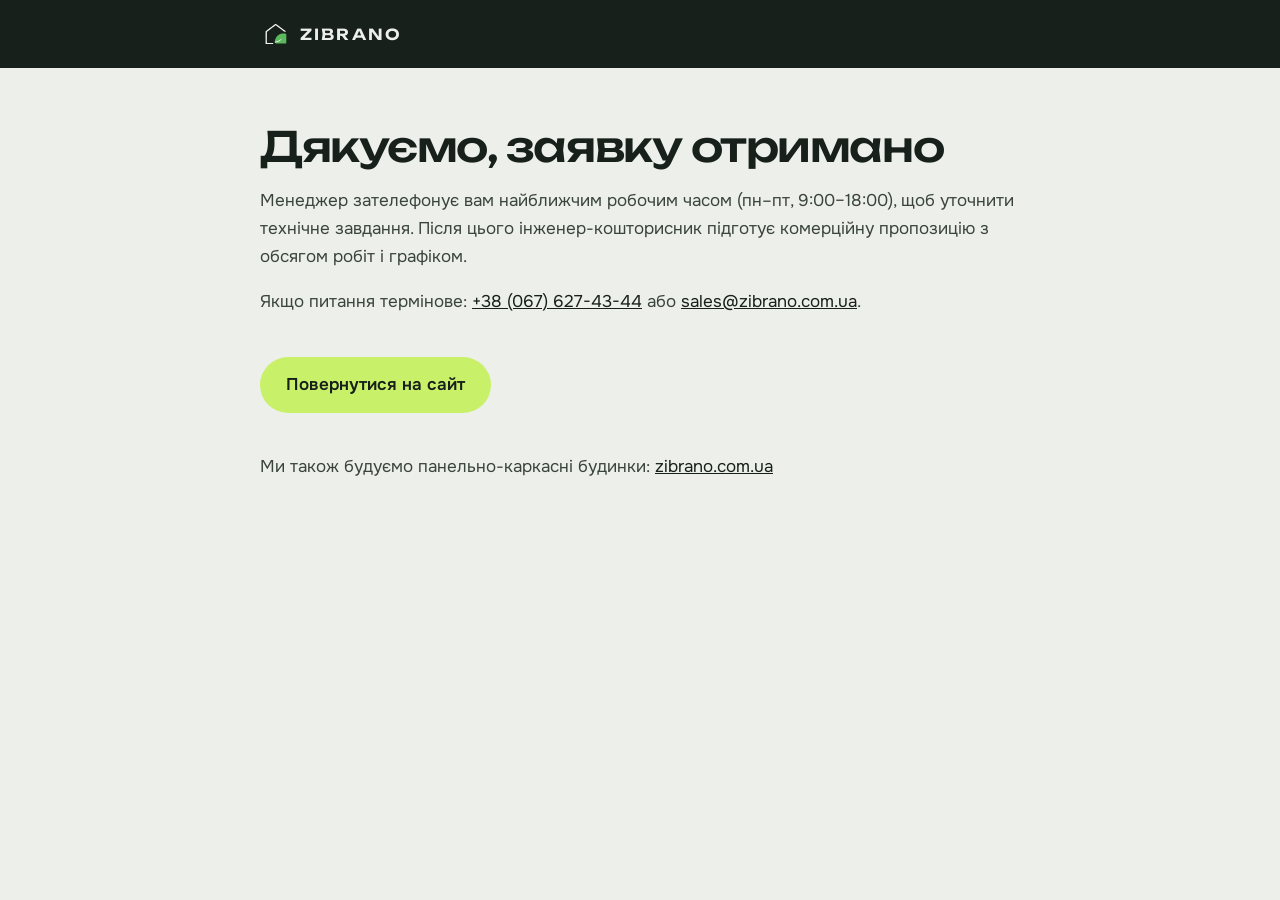
<file: dyakuiemo/index.html>
<!doctype html><html lang="uk"><head><meta charset="utf-8"><meta name="viewport" content="width=device-width,initial-scale=1">
<title>Заявку отримано · ZIBRANO</title><meta name="robots" content="noindex"><link rel="icon" href="../assets/img/favicon.png"><link rel="stylesheet" href="../assets/page.css">
<script src="../assets/zb.js"></script></head>
<body><header><div class="w"><a href="../"><img src="../assets/img/logo.svg" width="30" alt="">ZIBRANO</a></div></header>
<main class="w">
<h1>Дякуємо, заявку отримано</h1>
<p>Менеджер зателефонує вам найближчим робочим часом (пн–пт, 9:00–18:00), щоб уточнити технічне завдання. Після цього інженер-кошторисник підготує комерційну пропозицію з обсягом робіт і графіком.</p>
<p>Якщо питання термінове: <a href="tel:+380676274344">+38 (067) 627-43-44</a> або <a href="mailto:sales@zibrano.com.ua">sales@zibrano.com.ua</a>.</p>
<a class="btn" href="../">Повернутися на сайт</a>
<p style="margin-top:40px">Ми також будуємо панельно-каркасні будинки: <a href="https://zibrano.com.ua" target="_blank" rel="noopener">zibrano.com.ua</a></p>
</main>
<script>
(function(){
  var d = {}; try { d = JSON.parse(sessionStorage.getItem('zb_lead') || '{}'); } catch(e) {}
  // конверсію рахуємо один раз за відправку і лише якщо прийшли з форми
  if (d && (d.area !== undefined)) { zbEvent('lead', {form: 'warehouse_quote', area: d.area || 'n/a', has_file: !!d.file}); try { sessionStorage.removeItem('zb_lead'); } catch(e) {} }
})();
</script>
</body></html>
</file>
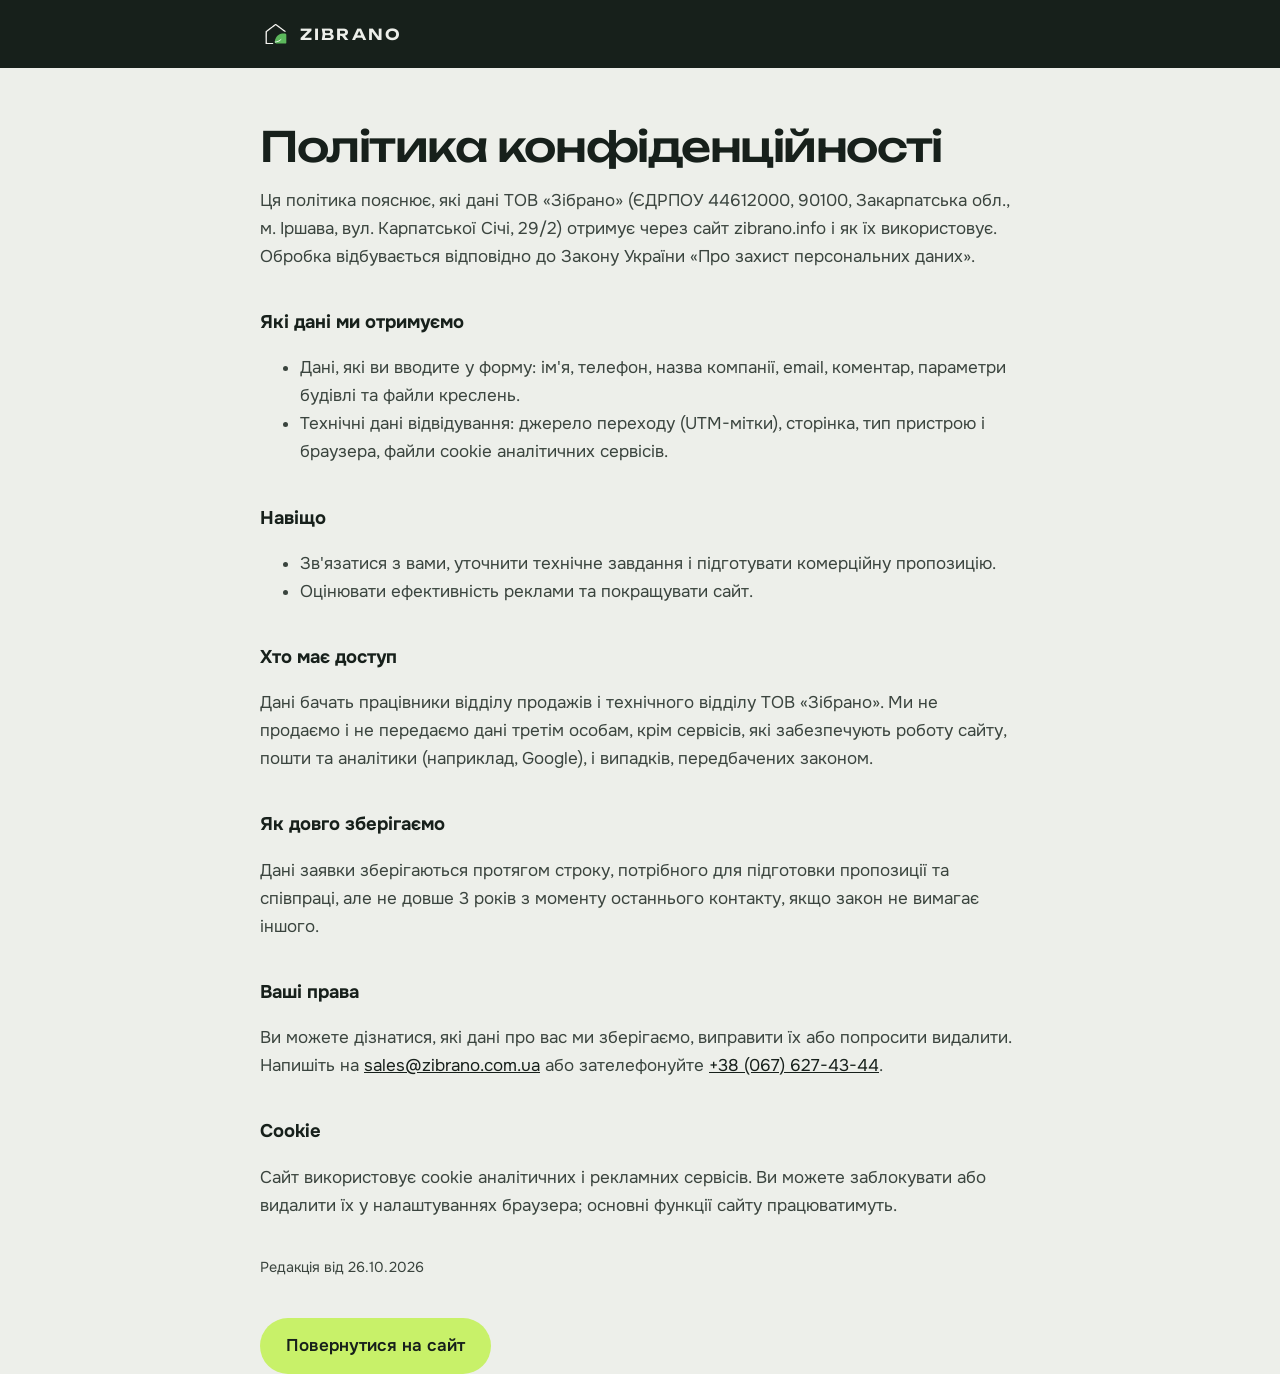
<file: polityka-konfidentsiinosti/index.html>
<!doctype html><html lang="uk"><head><meta charset="utf-8"><meta name="viewport" content="width=device-width,initial-scale=1">
<title>Політика конфіденційності · ZIBRANO</title><meta name="robots" content="noindex,follow"><link rel="icon" href="../assets/img/favicon.png"><link rel="stylesheet" href="../assets/page.css"></head>
<body><header><div class="w"><a href="../"><img src="../assets/img/logo.svg" width="30" alt="">ZIBRANO</a></div></header>
<main class="w">
<h1>Політика конфіденційності</h1>
<p>Ця політика пояснює, які дані ТОВ «Зібрано» (ЄДРПОУ 44612000, 90100, Закарпатська обл., м. Іршава, вул. Карпатської Січі, 29/2) отримує через сайт zibrano.info і як їх використовує. Обробка відбувається відповідно до Закону України «Про захист персональних даних».</p>
<h2>Які дані ми отримуємо</h2>
<ul><li>Дані, які ви вводите у форму: ім'я, телефон, назва компанії, email, коментар, параметри будівлі та файли креслень.</li>
<li>Технічні дані відвідування: джерело переходу (UTM-мітки), сторінка, тип пристрою і браузера, файли cookie аналітичних сервісів.</li></ul>
<h2>Навіщо</h2>
<ul><li>Зв'язатися з вами, уточнити технічне завдання і підготувати комерційну пропозицію.</li>
<li>Оцінювати ефективність реклами та покращувати сайт.</li></ul>
<h2>Хто має доступ</h2>
<p>Дані бачать працівники відділу продажів і технічного відділу ТОВ «Зібрано». Ми не продаємо і не передаємо дані третім особам, крім сервісів, які забезпечують роботу сайту, пошти та аналітики (наприклад, Google), і випадків, передбачених законом.</p>
<h2>Як довго зберігаємо</h2>
<p>Дані заявки зберігаються протягом строку, потрібного для підготовки пропозиції та співпраці, але не довше 3 років з моменту останнього контакту, якщо закон не вимагає іншого.</p>
<h2>Ваші права</h2>
<p>Ви можете дізнатися, які дані про вас ми зберігаємо, виправити їх або попросити видалити. Напишіть на <a href="mailto:sales@zibrano.com.ua">sales@zibrano.com.ua</a> або зателефонуйте <a href="tel:+380676274344">+38 (067) 627-43-44</a>.</p>
<h2>Cookie</h2>
<p>Сайт використовує cookie аналітичних і рекламних сервісів. Ви можете заблокувати або видалити їх у налаштуваннях браузера; основні функції сайту працюватимуть.</p>
<p style="margin-top:36px;font-size:.9rem">Редакція від 26.10.2026</p>
<a class="btn" href="../">Повернутися на сайт</a>
</main></body></html>
</file>
<file: assets/page.css>
@font-face{font-family:'Unbounded';font-weight:400 700;font-display:swap;src:url(fonts/f1-3a5ed4d1.woff2) format('woff2');unicode-range:U+0301,U+0400-045F,U+0490-0491,U+04B0-04B1,U+2116}
@font-face{font-family:'Unbounded';font-weight:400 700;font-display:swap;src:url(fonts/f0-8616dc35.woff2) format('woff2');unicode-range:U+0000-00FF,U+2000-206F}
@font-face{font-family:'Onest';font-weight:400 700;font-display:swap;src:url(fonts/f3-fe2bd26a.woff2) format('woff2');unicode-range:U+0301,U+0400-045F,U+0490-0491,U+04B0-04B1,U+2116}
@font-face{font-family:'Onest';font-weight:400 700;font-display:swap;src:url(fonts/f2-3db826ed.woff2) format('woff2');unicode-range:U+0000-00FF,U+2000-206F}
body{margin:0;background:#EDEFEA;color:#17201B;font:17px/1.65 'Onest',system-ui,sans-serif}
header{background:#17201B;color:#EDEFEA}header a{color:#EDEFEA;text-decoration:none;display:flex;gap:10px;align-items:center;font:600 .95rem 'Unbounded';letter-spacing:.14em;padding:22px 0}
.w{max-width:760px;margin:0 auto;padding:0 20px}
h1{font:500 clamp(1.8rem,4vw,2.6rem)/1.1 'Unbounded';letter-spacing:-.035em;margin:56px 0 12px}
h2{font-size:1.15rem;margin:36px 0 8px}p,li{color:#3A443E}main{padding-bottom:80px}
a{color:#17201B}.btn{display:inline-block;margin-top:24px;background:#C8F169;color:#17201B;font-weight:600;text-decoration:none;padding:14px 26px;border-radius:999px}
</file>
